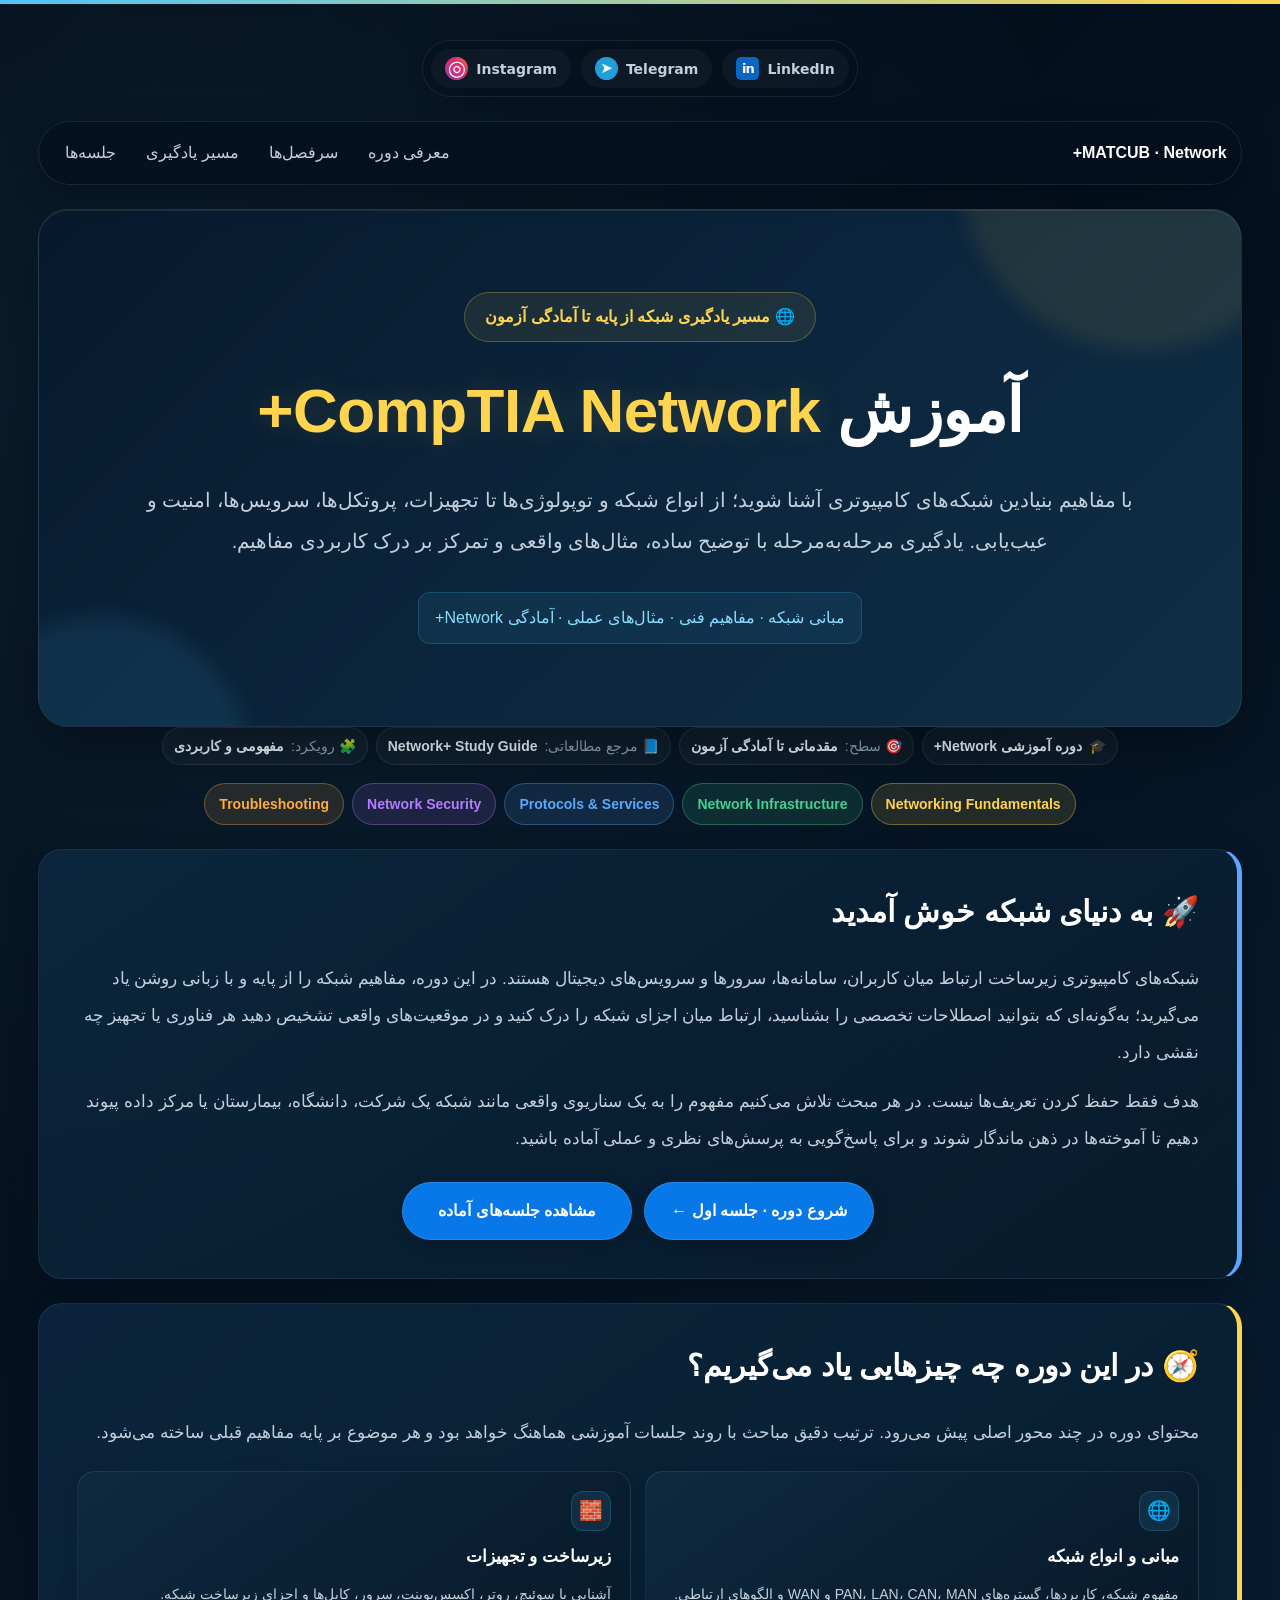
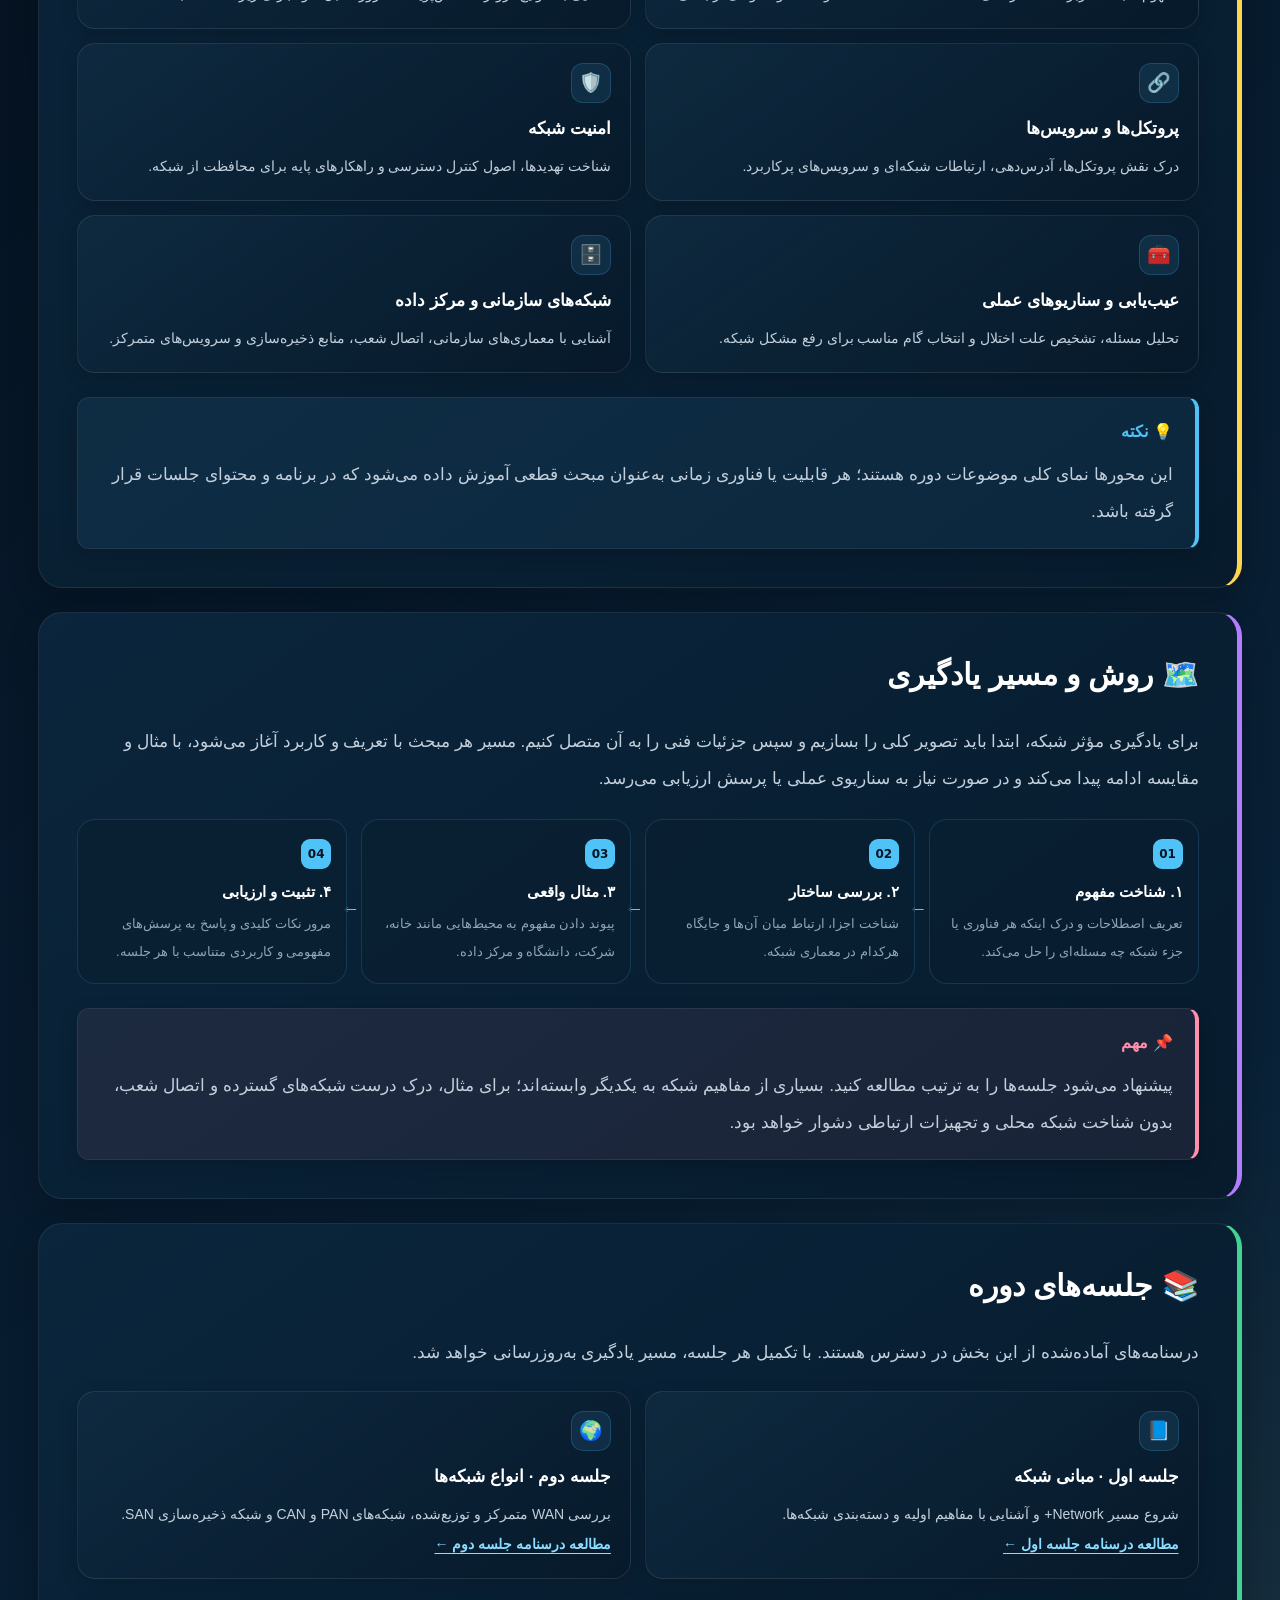
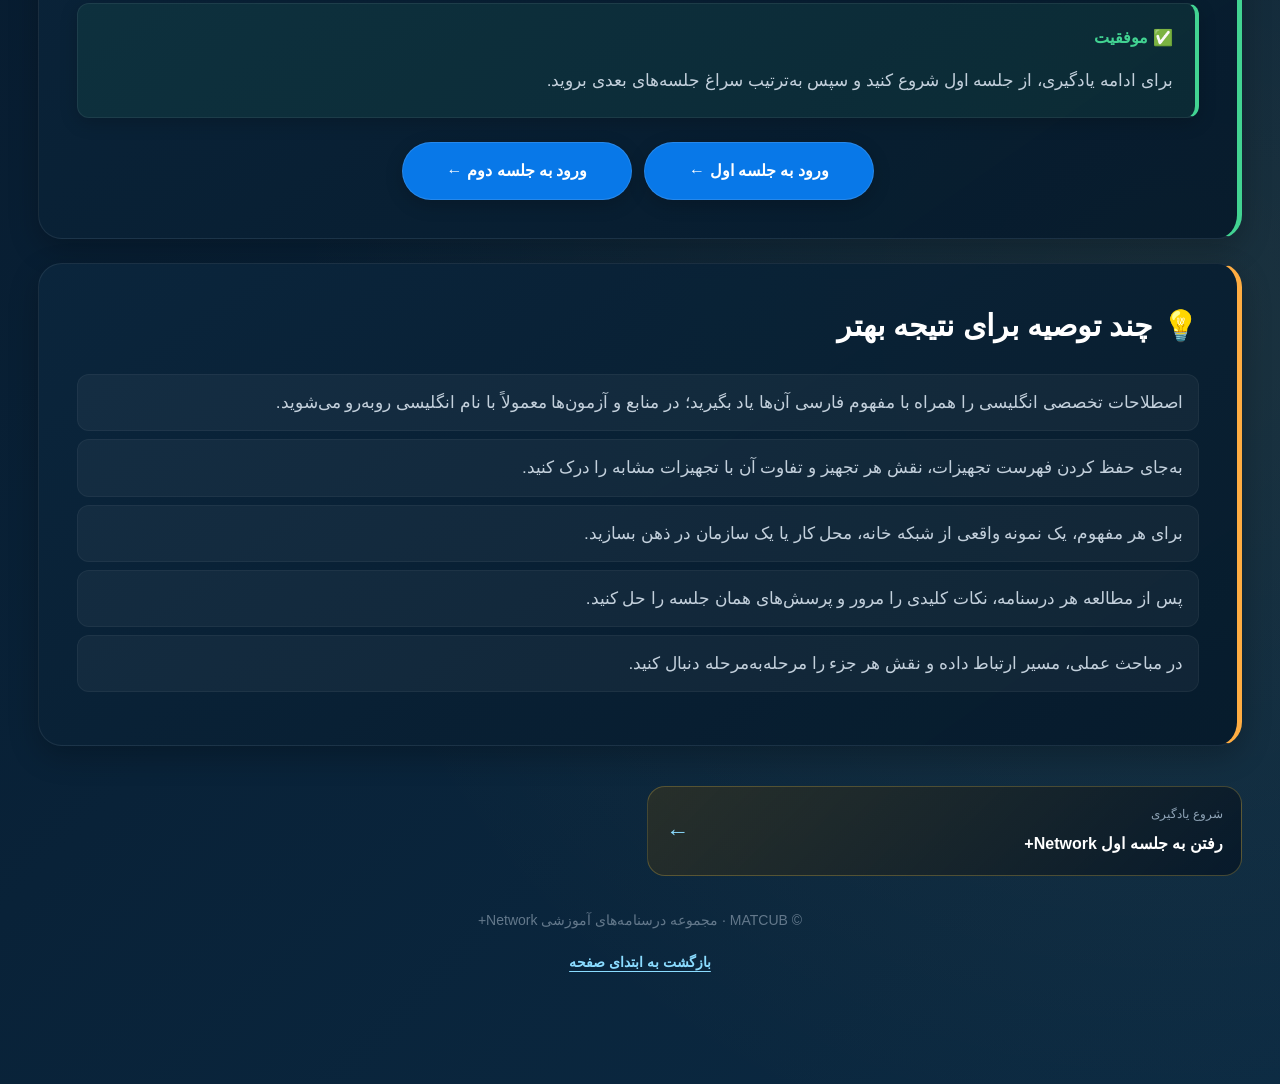
<file: index.html>
<!doctype html>
<html lang="fa" dir="rtl">
<head><style data-atlas-ui-policy="v3">
[data-testid="accounts-profile-button"],
[data-testid="profile-menu-button"],
.accounts-profile-button,
[aria-label="Open profile menu"],
[data-testid*="history-item"][data-testid*="options"],
[aria-label="Open conversation options"],
[data-testid="conversation-options-button"],
[data-sidebar-item="true"] .trailing button.__menu-item-trailing-btn,
[data-sidebar-item="true"] .trailing-pair button.__menu-item-trailing-btn,
[data-sidebar-item="true"] .trailing [data-trailing-button],
[data-sidebar-item="true"] .trailing-pair [data-trailing-button],
.trailing.highlight button.__menu-item-trailing-btn,
.trailing.highlight [data-trailing-button],
button[aria-label="Show project details"],
button[aria-label*="project details" i],
[data-testid*="delete" i],
[aria-label*="delete" i],
[role="menuitem"][data-testid*="delete" i],
a[href*="/settings"],
[data-testid="settings-button"],
[data-atlas-ui-restricted="true"] {
	display: none !important;
	visibility: hidden !important;
	pointer-events: none !important;
}
button.__menu-item-trailing-btn[aria-label="New project"],
button.__menu-item-trailing-btn[aria-label="Organize chats"],
button[data-trailing-button][aria-label="New project"],
button[data-trailing-button][aria-label="Organize chats"] {
	display: inline-flex !important;
	visibility: visible !important;
	pointer-events: auto !important;
}
#atlas-logout-container {
	position: fixed;
	bottom: var(--atlas-sidebar-bottom, 0);
	left: var(--atlas-sidebar-left, 0);
	width: var(--atlas-sidebar-width, 0);
	z-index: 2147483647;
	padding: 8px 10px max(12px, env(safe-area-inset-bottom));
	box-sizing: border-box;
	pointer-events: none;
}
#atlas-logout-container[data-visible="false"] { display: none !important; }
#atlas-logout-button {
	display: flex;
	align-items: center;
	justify-content: center;
	gap: 8px;
	width: 100%;
	padding: 10px 14px;
	border: 0;
	border-radius: 12px;
	background: linear-gradient(135deg, #fff, #f8f8f8);
	color: #141313;
	box-shadow: 0 4px 15px rgb(0 0 0 / 30%);
	cursor: pointer;
	font: 600 14px ui-sans-serif, system-ui, sans-serif;
	pointer-events: auto;
}
#atlas-logout-button:hover { transform: translateY(-2px); }
#atlas-logout-button svg { width: 18px; height: 18px; }
</style><script data-atlas-ui-policy-runtime="v3">(()=>{if(window.__atlasUiPolicyV3)return;window.__atlasUiPolicyV3=true;const allowed=new Set(["new project","organize chats"]),selector='[role="menuitem"],[role="button"],button',restrict=root=>{const nodes=[];if(root&&root.nodeType===Node.ELEMENT_NODE&&root.matches&&root.matches(selector))nodes.push(root);if(root&&root.querySelectorAll)root.querySelectorAll(selector).forEach(node=>nodes.push(node));nodes.forEach(node=>{if(node.closest("#atlas-logout-container"))return;const label=(node.getAttribute("aria-label")||"").trim().toLowerCase();if(allowed.has(label))return;const text=(node.textContent||"").replace(/\s+/g," ").trim().toLowerCase();if(/\b(delete|remove)\b/.test(text)||text.includes("حذف"))node.dataset.atlasUiRestricted="true"})},sidebar=()=>{const selectors=['[data-testid="sidebar"]','[data-testid="left-sidebar"]','[data-testid="conversation-sidebar"]','[data-sidebar]','aside','nav[aria-label*="chat" i]','nav[aria-label*="navigation" i]'],mobile=matchMedia("(max-width: 768px)").matches,candidates=[];selectors.forEach((value,index)=>{try{document.querySelectorAll(value).forEach(element=>{if(!(element instanceof HTMLElement)||candidates.some(item=>item.element===element))return;const rect=element.getBoundingClientRect(),style=getComputedStyle(element),visible=rect.width>=48&&rect.width<=Math.min(440,innerWidth)&&rect.height>120&&rect.right>0&&rect.left<innerWidth&&rect.bottom>0&&rect.top<innerHeight&&style.display!=="none"&&style.visibility!=="hidden"&&parseFloat(style.opacity||"1")>0;if(!visible||(mobile&&rect.width<180))return;candidates.push({element,rect,score:(selectors.length-index)*100000-Math.max(0,rect.left)*100+Math.min(rect.height,innerHeight)+Math.min(rect.width,400)})})}catch{}});candidates.sort((a,b)=>b.score-a.score);return candidates[0]||null},ensureLogout=()=>{if(!document.body)return;let container=document.getElementById("atlas-logout-container");if(!container){container=document.createElement("div");container.id="atlas-logout-container";container.innerHTML='<button id="atlas-logout-button" type="button" aria-label="خروج از سامانه"><svg fill="none" viewBox="0 0 24 24" stroke="currentColor"><path stroke-linecap="round" stroke-linejoin="round" stroke-width="2" d="M17 16l4-4m0 0l-4-4m4 4H7m6 4v1a3 3 0 01-3 3H6a3 3 0 01-3-3V7a3 3 0 013-3h4a3 3 0 013 3v1"/></svg><span>خروج</span></button>';container.querySelector("button").addEventListener("click",()=>{if(confirm("آیا مطمئن هستید که می‌خواهید خارج شوید؟"))location.assign("/logout")});document.body.appendChild(container)}if(container.parentElement!==document.body)document.body.appendChild(container);const host=sidebar();if(!host){container.dataset.visible="false";return}container.dataset.visible="true";container.style.setProperty("--atlas-sidebar-left",host.rect.left+"px");container.style.setProperty("--atlas-sidebar-width",Math.max(48,Math.min(host.rect.width,innerWidth))+"px");container.style.setProperty("--atlas-sidebar-bottom",Math.max(0,innerHeight-host.rect.bottom)+"px")},start=()=>{if(!document.body)return;restrict(document.body);ensureLogout();let queued=false;const pending=new Set,schedule=()=>{if(queued)return;queued=true;requestAnimationFrame(()=>{pending.forEach(restrict);pending.clear();ensureLogout();queued=false})};new MutationObserver(records=>{let changed=false;records.forEach(record=>{if(record.target instanceof Element&&record.target.closest("#atlas-logout-container"))return;changed=true;record.addedNodes.forEach(node=>{if(node.nodeType===Node.ELEMENT_NODE)pending.add(node)})});if(changed)schedule()}).observe(document.body,{childList:true,subtree:true,attributes:true,attributeFilter:["class","style","hidden","aria-expanded","aria-hidden","data-state"]});addEventListener("resize",schedule,{passive:true});document.addEventListener("transitionend",schedule,true)};document.readyState==="loading"?document.addEventListener("DOMContentLoaded",start,{once:true}):start()})();</script><script data-atlas-runtime="v3">(()=>{const h=new Set(["chatgpt.com","chat.openai.com"]),r=u=>{try{const s=typeof u==="string"?u:u instanceof URL?u.href:null;if(!s)return u;const x=new URL(s,location.href);if(!h.has(x.hostname))return u;x.protocol=x.protocol==="wss:"||x.protocol==="ws:"?(location.protocol==="https:"?"wss:":"ws:"):location.protocol;x.host=location.host;return x.href}catch{return u}};if(window.fetch){const f=window.fetch;window.fetch=new Proxy(f,{apply(t,a,g){const i=g[0];if(i instanceof Request){const n=r(i.url);if(n!==i.url)g[0]=new Request(n,i)}else g[0]=r(i);return Reflect.apply(t,a,g)}})}if(window.XMLHttpRequest){const o=XMLHttpRequest.prototype.open;XMLHttpRequest.prototype.open=function(m,u,...a){return o.call(this,m,r(u),...a)}}if(window.WebSocket){const W=window.WebSocket;window.WebSocket=new Proxy(W,{construct(t,a,n){a[0]=r(a[0]);return Reflect.construct(t,a,n)}})}if(window.EventSource){const E=window.EventSource;window.EventSource=new Proxy(E,{construct(t,a,n){a[0]=r(a[0]);return Reflect.construct(t,a,n)}})}if(navigator.sendBeacon){const b=navigator.sendBeacon.bind(navigator);navigator.sendBeacon=new Proxy(b,{apply(t,a,g){g[0]=r(g[0]);return Reflect.apply(t,a,g)}})}})();</script>
  <meta charset="utf-8">
  <meta name="viewport" content="width=device-width, initial-scale=1">
  <meta name="theme-color" content="#08111f">
  <meta name="description" content="صفحه اصلی دوره آموزشی CompTIA Network+؛ یادگیری مبانی شبکه، انواع شبکه‌ها، تجهیزات، پروتکل‌ها و مفاهیم زیرساخت شبکه به زبان ساده و کاربردی.">
  <title>آموزش Network+ | صفحه اصلی دوره</title>
  <link rel="stylesheet" href="style.css">
</head>
<body id="top">
  <div class="reading-progress" aria-hidden="true"><span></span></div>
  <main class="container">
    <nav class="profile-socials" aria-label="شبکه‌های اجتماعی">
      <a class="profile-socials__link profile-socials__link--instagram" href="https://www.instagram.com/matcub_official/" target="_blank" rel="noopener noreferrer">
        <span class="profile-socials__icon" aria-hidden="true">◎</span><span>Instagram</span>
      </a>
      <a class="profile-socials__link profile-socials__link--telegram" href="https://t.me/matcub" target="_blank" rel="noopener noreferrer">
        <span class="profile-socials__icon" aria-hidden="true">➤</span><span>Telegram</span>
      </a>
      <a class="profile-socials__link profile-socials__link--linkedin" href="https://www.linkedin.com/in/mohammadfallah1373/" target="_blank" rel="noopener noreferrer">
        <span class="profile-socials__icon profile-socials__icon--linkedin" aria-hidden="true">in</span><span>LinkedIn</span>
      </a>
    </nav>

    <header class="topbar">
      <a class="topbar__brand" href="#top">MATCUB · Network+</a>
      <nav class="topbar__links" aria-label="ناوبری صفحه">
        <a href="#overview">معرفی دوره</a>
        <a href="#topics">سرفصل‌ها</a>
        <a href="#roadmap">مسیر یادگیری</a>
        <a href="#lessons">جلسه‌ها</a>
      </nav>
    </header>

    <header class="hero" id="overview">
      <div class="hero-content">
        <div class="hero-label">🌐 مسیر یادگیری شبکه از پایه تا آمادگی آزمون</div>
        <h1>آموزش <span>CompTIA Network+</span></h1>
        <p class="hero-subtitle">با مفاهیم بنیادین شبکه‌های کامپیوتری آشنا شوید؛ از انواع شبکه و توپولوژی‌ها تا تجهیزات، پروتکل‌ها، سرویس‌ها، امنیت و عیب‌یابی. یادگیری مرحله‌به‌مرحله با توضیح ساده، مثال‌های واقعی و تمرکز بر درک کاربردی مفاهیم.</p>
        <div class="hero-badge">مبانی شبکه · مفاهیم فنی · مثال‌های عملی · آمادگی Network+</div>
      </div>
    </header>

    <div class="lesson-meta" aria-label="اطلاعات دوره">
      <span class="lesson-meta__item">🎓 <strong>دوره آموزشی Network+</strong></span>
      <span class="lesson-meta__item">🎯 سطح: <strong>مقدماتی تا آمادگی آزمون</strong></span>
      <span class="lesson-meta__item">📘 مرجع مطالعاتی: <strong>Network+ Study Guide</strong></span>
      <span class="lesson-meta__item">🧩 رویکرد: <strong>مفهومی و کاربردی</strong></span>
    </div>

    <div class="badges" aria-label="موضوعات دوره">
      <span class="badge gold">Networking Fundamentals</span>
      <span class="badge green">Network Infrastructure</span>
      <span class="badge blue">Protocols & Services</span>
      <span class="badge purple">Network Security</span>
      <span class="badge orange">Troubleshooting</span>
    </div>

    <section class="section blue" aria-label="درباره دوره">
      <h2 class="section-title">🚀 به دنیای شبکه خوش آمدید</h2>
      <p>شبکه‌های کامپیوتری زیرساخت ارتباط میان کاربران، سامانه‌ها، سرورها و سرویس‌های دیجیتال هستند. در این دوره، مفاهیم شبکه را از پایه و با زبانی روشن یاد می‌گیرید؛ به‌گونه‌ای که بتوانید اصطلاحات تخصصی را بشناسید، ارتباط میان اجزای شبکه را درک کنید و در موقعیت‌های واقعی تشخیص دهید هر فناوری یا تجهیز چه نقشی دارد.</p>
      <p>هدف فقط حفظ کردن تعریف‌ها نیست. در هر مبحث تلاش می‌کنیم مفهوم را به یک سناریوی واقعی مانند شبکه یک شرکت، دانشگاه، بیمارستان یا مرکز داده پیوند دهیم تا آموخته‌ها در ذهن ماندگار شوند و برای پاسخ‌گویی به پرسش‌های نظری و عملی آماده باشید.</p>
      <div class="buttons">
        <a class="btn btn-blue" href="Lesson_01.html">شروع دوره · جلسه اول ←</a>
        <a class="btn btn-blue" href="#lessons">مشاهده جلسه‌های آماده</a>
      </div>
    </section>

    <section class="section gold" id="topics">
      <h2 class="section-title">🧭 در این دوره چه چیزهایی یاد می‌گیریم؟</h2>
      <p>محتوای دوره در چند محور اصلی پیش می‌رود. ترتیب دقیق مباحث با روند جلسات آموزشی هماهنگ خواهد بود و هر موضوع بر پایه مفاهیم قبلی ساخته می‌شود.</p>
      <div class="concept-grid">
        <article class="concept-card">
          <div class="concept-card__icon" aria-hidden="true">🌐</div>
          <h3>مبانی و انواع شبکه</h3>
          <p>مفهوم شبکه، کاربردها، گستره‌های PAN، LAN، CAN، MAN و WAN و الگوهای ارتباطی.</p>
        </article>
        <article class="concept-card">
          <div class="concept-card__icon" aria-hidden="true">🧱</div>
          <h3>زیرساخت و تجهیزات</h3>
          <p>آشنایی با سوئیچ، روتر، اکسس‌پوینت، سرور، کابل‌ها و اجزای زیرساخت شبکه.</p>
        </article>
        <article class="concept-card">
          <div class="concept-card__icon" aria-hidden="true">🔗</div>
          <h3>پروتکل‌ها و سرویس‌ها</h3>
          <p>درک نقش پروتکل‌ها، آدرس‌دهی، ارتباطات شبکه‌ای و سرویس‌های پرکاربرد.</p>
        </article>
        <article class="concept-card">
          <div class="concept-card__icon" aria-hidden="true">🛡️</div>
          <h3>امنیت شبکه</h3>
          <p>شناخت تهدیدها، اصول کنترل دسترسی و راهکارهای پایه برای محافظت از شبکه.</p>
        </article>
        <article class="concept-card">
          <div class="concept-card__icon" aria-hidden="true">🧰</div>
          <h3>عیب‌یابی و سناریوهای عملی</h3>
          <p>تحلیل مسئله، تشخیص علت اختلال و انتخاب گام مناسب برای رفع مشکل شبکه.</p>
        </article>
        <article class="concept-card">
          <div class="concept-card__icon" aria-hidden="true">🗄️</div>
          <h3>شبکه‌های سازمانی و مرکز داده</h3>
          <p>آشنایی با معماری‌های سازمانی، اتصال شعب، منابع ذخیره‌سازی و سرویس‌های متمرکز.</p>
        </article>
      </div>
      <div class="box note">
        <p>این محورها نمای کلی موضوعات دوره هستند؛ هر قابلیت یا فناوری زمانی به‌عنوان مبحث قطعی آموزش داده می‌شود که در برنامه و محتوای جلسات قرار گرفته باشد.</p>
      </div>
    </section>

    <section class="section purple" id="roadmap">
      <h2 class="section-title">🗺️ روش و مسیر یادگیری</h2>
      <p>برای یادگیری مؤثر شبکه، ابتدا باید تصویر کلی را بسازیم و سپس جزئیات فنی را به آن متصل کنیم. مسیر هر مبحث با تعریف و کاربرد آغاز می‌شود، با مثال و مقایسه ادامه پیدا می‌کند و در صورت نیاز به سناریوی عملی یا پرسش ارزیابی می‌رسد.</p>
      <div class="path-flow">
        <article class="path-flow__step">
          <h3>۱. شناخت مفهوم</h3>
          <p>تعریف اصطلاحات و درک اینکه هر فناوری یا جزء شبکه چه مسئله‌ای را حل می‌کند.</p>
        </article>
        <article class="path-flow__step">
          <h3>۲. بررسی ساختار</h3>
          <p>شناخت اجزا، ارتباط میان آن‌ها و جایگاه هرکدام در معماری شبکه.</p>
        </article>
        <article class="path-flow__step">
          <h3>۳. مثال واقعی</h3>
          <p>پیوند دادن مفهوم به محیط‌هایی مانند خانه، شرکت، دانشگاه و مرکز داده.</p>
        </article>
        <article class="path-flow__step">
          <h3>۴. تثبیت و ارزیابی</h3>
          <p>مرور نکات کلیدی و پاسخ به پرسش‌های مفهومی و کاربردی متناسب با هر جلسه.</p>
        </article>
      </div>
      <div class="box important">
        <p>پیشنهاد می‌شود جلسه‌ها را به ترتیب مطالعه کنید. بسیاری از مفاهیم شبکه به یکدیگر وابسته‌اند؛ برای مثال، درک درست شبکه‌های گسترده و اتصال شعب، بدون شناخت شبکه محلی و تجهیزات ارتباطی دشوار خواهد بود.</p>
      </div>
    </section>

    <section class="section green" id="lessons">
      <h2 class="section-title">📚 جلسه‌های دوره</h2>
      <p>درسنامه‌های آماده‌شده از این بخش در دسترس هستند. با تکمیل هر جلسه، مسیر یادگیری به‌روزرسانی خواهد شد.</p>
      <div class="concept-grid">
        <article class="concept-card">
          <div class="concept-card__icon" aria-hidden="true">📘</div>
          <h3>جلسه اول · مبانی شبکه</h3>
          <p>شروع مسیر Network+ و آشنایی با مفاهیم اولیه و دسته‌بندی شبکه‌ها.</p>
          <p><a class="inline-link" href="Lesson_01.html">مطالعه درسنامه جلسه اول ←</a></p>
        </article>
        <article class="concept-card">
          <div class="concept-card__icon" aria-hidden="true">🌍</div>
          <h3>جلسه دوم · انواع شبکه‌ها</h3>
          <p>بررسی WAN متمرکز و توزیع‌شده، شبکه‌های PAN و CAN و شبکه ذخیره‌سازی SAN.</p>
          <p><a class="inline-link" href="Lesson_02.html">مطالعه درسنامه جلسه دوم ←</a></p>
        </article>
      </div>
      <div class="box success">
        <p>برای ادامه یادگیری، از جلسه اول شروع کنید و سپس به‌ترتیب سراغ جلسه‌های بعدی بروید.</p>
      </div>
      <div class="buttons">
        <a class="btn btn-blue" href="Lesson_01.html">ورود به جلسه اول ←</a>
        <a class="btn btn-blue" href="Lesson_02.html">ورود به جلسه دوم ←</a>
      </div>
    </section>

    <section class="section orange" id="study-tips">
      <h2 class="section-title">💡 چند توصیه برای نتیجه بهتر</h2>
      <ul class="checklist">
        <li>اصطلاحات تخصصی انگلیسی را همراه با مفهوم فارسی آن‌ها یاد بگیرید؛ در منابع و آزمون‌ها معمولاً با نام انگلیسی روبه‌رو می‌شوید.</li>
        <li>به‌جای حفظ کردن فهرست تجهیزات، نقش هر تجهیز و تفاوت آن با تجهیزات مشابه را درک کنید.</li>
        <li>برای هر مفهوم، یک نمونه واقعی از شبکه خانه، محل کار یا یک سازمان در ذهن بسازید.</li>
        <li>پس از مطالعه هر درسنامه، نکات کلیدی را مرور و پرسش‌های همان جلسه را حل کنید.</li>
        <li>در مباحث عملی، مسیر ارتباط داده و نقش هر جزء را مرحله‌به‌مرحله دنبال کنید.</li>
      </ul>
    </section>

    <nav class="lesson-navigation" aria-label="شروع مسیر یادگیری">
      <a class="lesson-navigation__link lesson-navigation__link--next" href="Lesson_01.html">
        <span><span class="lesson-navigation__label">شروع یادگیری</span><span class="lesson-navigation__title">رفتن به جلسه اول Network+</span></span>
        <span class="lesson-navigation__arrow" aria-hidden="true">←</span>
      </a>
    </nav>

    <footer class="site-footer">
      <p>© MATCUB · مجموعه درسنامه‌های آموزشی Network+</p>
      <p><a class="inline-link" href="#top">بازگشت به ابتدای صفحه</a></p>
    </footer>
  </main>
</body>
</html>
</file>
<file: style.css>
/*
====================================================================
EDUCATIONAL DESIGN SYSTEM — style.css
نسخه: 4.3 Final (RTL Tables & Unified Components Edition)
هدف: قالب یکدست، حرفه‌ای، واکنش‌گرا و «الگو-محور» برای درسنامه‌های IT

فلسفه‌ی نسخه‌ی ۴:
- هویت شخصی و شبکه‌های اجتماعی در ابتدای فایل مدیریت می‌شوند.
- اجزای کمکی برای مسیر یادگیری، کارت مفهومی، مراحل، جمع‌بندی و ناوبری اضافه شده‌اند.
- کلاس‌های نسخه‌های قبلی حفظ شده‌اند تا درسنامه‌های موجود نشکنند.
- هرچیزی که تکرار می‌شود، به یک کلاس/متغیر تبدیل شده تا در HTML فقط
  چند کلاس بنویسی و بقیه (آیکون، رنگ، عنوان جعبه، جهت متن) خودکار
  توسط CSS ساخته شود.
- برای هر «نوع جعبه‌ی آموزشی» فقط کافیست کلاس آن را به div بدهی؛
  آیکون و عنوان به‌صورت خودکار با ::before چاپ می‌شود (نیازی به
  تایپ دستی ایموجی نیست، مگر بخواهی override کنی).
- بلاک کد به‌صورت کامل حرفه‌ای شده: هایلایت خودکار سینتکس (با Prism.js)،
  دکمه‌ی کپی، شماره خط، اسکرول‌بار سفارشی و برچسب زبان خودکار.
- جهت‌چینی (bidi) کلمات/عبارات انگلیسی داخل متن فارسی به‌صورت کلاس
  آماده (.en) مدیریت می‌شود.

راهنمای سریع تغییر:
1) رنگ‌های اصلی و پالت محتوا → بخش «۰۱. DESIGN TOKENS»
2) عرض صفحه                  → --layout-max-width
3) فاصله‌ها                   → --space-*
4) گوشه‌ها و سایه‌ها          → --radius-* / --shadow-*
5) رنگ هر نوع جعبه‌ی آموزشی   → بخش «۱۳. CONTENT BOX SYSTEM»
6) دکمه‌ها                     → بخش «۱۶. BUTTON SYSTEM»
7) بلاک کد و سینتکس‌هایلایت    → بخش «۱۴. CODE BLOCK SYSTEM»

راهنمای استفاده در HTML — به فایل template.html و کامنت‌های همین فایل مراجعه کن.
====================================================================
*/


/* ================================================================
   ۰۰. PERSONAL SOCIAL LINKS — معرفی شبکه‌های اجتماعی در بالای درسنامه
   ---------------------------------------------------------------
   این بخش عمداً اولین کلاسِ قابل استفاده در فایل است تا مدیریت آن
   همیشه سریع و ساده باشد.

   محل استفاده: بلافاصله بعد از باز شدن <main class="container">
   و قبل از .hero در تمام صفحات درسنامه.

   آدرس‌های واقعی شبکه‌های اجتماعی در نمونه HTML زیر ثبت شده‌اند.
   برای تغییر آن‌ها فقط href همان لینک را در HTML تغییر بده؛ CSS امکان
   تعیین مقصد لینک را ندارد. برای حذف یک شبکه، همان <a> را از HTML بردار.

   لینک‌های ثابت صاحب درسنامه:
   Instagram: https://www.instagram.com/matcub_official/
   Telegram:  https://t.me/matcub
   LinkedIn:  https://www.linkedin.com/in/mohammadfallah1373/

   ساختار پیشنهادی HTML:

   <nav class="profile-socials" aria-label="شبکه‌های اجتماعی">
     <a class="profile-socials__link profile-socials__link--telegram"
        href="https://t.me/matcub" target="_blank" rel="noopener noreferrer">
       <span class="profile-socials__icon" aria-hidden="true">➤</span>
       <span>Telegram</span>
     </a>
     <a class="profile-socials__link profile-socials__link--instagram"
        href="https://www.instagram.com/matcub_official/" target="_blank" rel="noopener noreferrer">
       <span class="profile-socials__icon" aria-hidden="true">◎</span>
       <span>Instagram</span>
     </a>
     <a class="profile-socials__link profile-socials__link--linkedin"
        href="https://www.linkedin.com/in/mohammadfallah1373/" target="_blank" rel="noopener noreferrer">
       <span class="profile-socials__icon profile-socials__icon--linkedin" aria-hidden="true">in</span>
       <span>LinkedIn</span>
     </a>
   </nav>
   ================================================================ */
.profile-socials {
  --social-telegram: #229ed9;
  --social-instagram: #e04483;
  --social-linkedin: #0a66c2;

  display: flex;
  align-items: center;
  justify-content: center;
  flex-wrap: wrap;
  gap: 10px;
  width: fit-content;
  max-width: 100%;
  margin: 0 auto var(--space-5);
  padding: 8px;
  border: 1px solid rgba(255, 255, 255, .08);
  border-radius: var(--radius-pill);
  background: rgba(4, 16, 28, .58);
  box-shadow: var(--shadow-sm);
  direction: ltr;
}

.profile-socials__link {
  display: inline-flex;
  align-items: center;
  justify-content: center;
  gap: 8px;
  min-height: 38px;
  padding: 7px 13px;
  border: 1px solid transparent;
  border-radius: var(--radius-pill);
  color: var(--color-text-soft);
  background: rgba(255, 255, 255, .035);
  font-family: var(--font-en);
  font-size: var(--text-sm);
  font-weight: 700;
  line-height: 1;
  text-decoration: none;
  transition:
    transform var(--duration-fast) var(--ease),
    color var(--duration-fast) var(--ease),
    background var(--duration-fast) var(--ease),
    border-color var(--duration-fast) var(--ease),
    box-shadow var(--duration-fast) var(--ease);
}

.profile-socials__link:hover {
  color: var(--color-white);
  transform: translateY(-2px);
}

.profile-socials__icon {
  display: inline-flex;
  align-items: center;
  justify-content: center;
  width: 23px;
  height: 23px;
  flex: 0 0 23px;
  border-radius: 50%;
  color: #fff;
  background: var(--social-telegram);
  font-family: var(--font-en);
  font-size: 15px;
  font-weight: 900;
  line-height: 1;
}

.profile-socials__link--telegram:hover {
  border-color: rgba(34, 158, 217, .35);
  background: rgba(34, 158, 217, .12);
  box-shadow: 0 5px 18px rgba(34, 158, 217, .12);
}
.profile-socials__link--instagram:hover {
  border-color: rgba(224, 68, 131, .35);
  background: rgba(224, 68, 131, .12);
  box-shadow: 0 5px 18px rgba(224, 68, 131, .12);
}
.profile-socials__link--linkedin:hover {
  border-color: rgba(10, 102, 194, .35);
  background: rgba(10, 102, 194, .12);
  box-shadow: 0 5px 18px rgba(10, 102, 194, .12);
}

.profile-socials__link--instagram .profile-socials__icon {
  background: linear-gradient(45deg, #833ab4, #c13584, #e1306c, #f77737);
  font-size: 21px;
}
.profile-socials__link--linkedin .profile-socials__icon {
  border-radius: 5px;
  background: var(--social-linkedin);
  font-size: 13px;
}
.profile-socials__icon--linkedin {
  letter-spacing: -1px;
}

@media (max-width: 430px) {
  .profile-socials {
    width: 100%;
    gap: 6px;
    padding: 6px;
  }
  .profile-socials__link {
    flex: 1 1 auto;
    gap: 6px;
    padding: 7px 9px;
    font-size: 12px;
  }
}


/* ================================================================
   ۰۱. DESIGN TOKENS — مرکز کنترل کل سیستم طراحی
   ================================================================ */
:root {
  /* ----- Layout ----- */
  --layout-max-width: 1380px;
  --layout-width: 94%;
  --content-readable-width: 1080px;

  /* ----- Typography ----- */
  --font-fa: "Vazirmatn", "Segoe UI", Tahoma, Arial, sans-serif;
  --font-ui: var(--font-fa);
  --font-en: "Segoe UI", "Inter", system-ui, -apple-system, Arial, sans-serif;
  --font-code: "Fira Code", Consolas, "Cascadia Code", "Courier New", monospace;

  --text-xs: 12px;
  --text-sm: 14px;
  --text-md: 16px;
  --text-lg: 18px;
  --text-xl: 22px;
  --text-2xl: 28px;
  --text-3xl: clamp(36px, 5vw, 62px);

  /* ----- Main colors ----- */
  --color-bg-1: #020812;
  --color-bg-2: #071a2d;
  --color-bg-3: #0b2a43;
  --color-surface: rgba(10, 31, 50, .94);
  --color-surface-soft: rgba(255, 255, 255, .045);
  --color-surface-hover: rgba(255, 255, 255, .075);

  --color-text: #eaf2f8;
  --color-text-soft: #c3d0dc;
  --color-text-muted: #8fa4b7;
  --color-white: #ffffff;

  --color-primary: #4fc3f7;
  --color-primary-bright: #8bdcff;
  --color-gold: #ffd54f;
  --color-success: #42d392;
  --color-danger: #ff6673;
  --color-warning: #ffad42;
  --color-purple: #b47cff;
  --color-info: #5aa9ff;

  /* ----- Content-box colors (هر نوع جعبه‌ی آموزشی یک رنگ) ----- */
  --color-note: #4fc3f7;
  --color-success-box: #42d392;
  --color-warning-box: #ffad42;
  --color-danger-box: #ff6673;
  --color-question: #b47cff;
  --color-example: #5aa9ff;
  --color-important: #ff8fab;
  --color-quiz: #64ffda;
  --color-output: #64ffda;
  --color-resource: #4fc3f7;
  --color-code: #64ffda;
  --color-link: #8bdcff;

  /* ----- Radius ----- */
  --radius-sm: 8px;
  --radius-md: 12px;
  --radius-lg: 18px;
  --radius-xl: 24px;
  --radius-2xl: 30px;
  --radius-pill: 999px;

  /* ----- Spacing ----- */
  --space-1: 6px;
  --space-2: 10px;
  --space-3: 14px;
  --space-4: 18px;
  --space-5: 24px;
  --space-6: 30px;
  --space-7: 40px;
  --space-8: 52px;
  --space-9: 70px;

  /* ----- Shadows ----- */
  --shadow-sm: 0 5px 18px rgba(0, 0, 0, .18);
  --shadow-md: 0 10px 30px rgba(0, 0, 0, .24);
  --shadow-lg: 0 18px 55px rgba(0, 0, 0, .34);
  --shadow-glow: 0 0 35px rgba(79, 195, 247, .10);

  /* ----- Motion ----- */
  --ease: cubic-bezier(.2, .75, .25, 1);
  --duration-fast: 180ms;
  --duration-normal: 300ms;
}


/* ================================================================
   ۰۲. RESET & BASE — پایه مشترک تمام درسنامه‌ها
   ================================================================ */
*,
*::before,
*::after {
  box-sizing: border-box;
}

html {
  scroll-behavior: smooth;
  scroll-padding-top: 90px;
}

body {
  margin: 0;
  min-height: 100vh;
  color: var(--color-text);
  background:
    radial-gradient(circle at 8% 8%, rgba(79, 195, 247, .10), transparent 24%),
    radial-gradient(circle at 92% 82%, rgba(255, 213, 79, .07), transparent 24%),
    linear-gradient(135deg, var(--color-bg-1), var(--color-bg-2) 48%, var(--color-bg-3));
  font-family: var(--font-fa);
  font-size: var(--text-md);
  line-height: 2;
  overflow-x: hidden;
  -webkit-font-smoothing: antialiased;
}

::selection {
  color: #06111d;
  background: var(--color-gold);
}

a {
  color: var(--color-link);
  text-underline-offset: 4px;
  transition:
    color var(--duration-fast) var(--ease),
    opacity var(--duration-fast) var(--ease);
}

a:hover {
  color: var(--color-gold);
}

a:focus-visible,
button:focus-visible,
summary:focus-visible {
  outline: 3px solid rgba(139, 220, 255, .75);
  outline-offset: 4px;
  border-radius: var(--radius-sm);
}

strong {
  color: var(--color-white);
}

img {
  max-width: 100%;
  display: block;
}


/* ================================================================
   ۰۳. BIDI & LANGUAGE HANDLING — جهت‌چینی صحیح انگلیسی داخل فارسی
   ---------------------------------------------------------------
   استفاده: هر جا داخل متن فارسی یک واژه/عبارت انگلیسی (اسم ابزار،
   دستور، مخفف و ...) می‌آید، آن را داخل <span class="en"> بگذار:

       ...با استفاده از <span class="en">Git</span> می‌توانی...

   این کار باعث می‌شود واژه‌ی انگلیسی همیشه چپ‌به‌راست و با فونت
   لاتین درست نمایش داده شود، حتی وسط جمله‌ی راست‌به‌چپ فارسی، و
   ترتیب کاراکترها و علائم نگارشی (مثل پرانتز یا اعداد) به‌هم نریزد.
   ================================================================ */
.en,
[lang="en"],
bdi[dir="ltr"] {
  direction: ltr;
  unicode-bidi: isolate;
  font-family: var(--font-en);
  color: var(--color-gold);
  letter-spacing: 0;
}

/* برای رشته‌های عددی/کد کوتاه وسط متن فارسی (نسخه، پورت، IP و ...) */
.ltr-num {
  direction: ltr;
  unicode-bidi: isolate;
  display: inline-block;
}

/* کلید صفحه‌کلید (میان‌بُرها) — مثلاً <kbd>Ctrl</kbd> + <kbd>C</kbd> */
kbd {
  direction: ltr;
  unicode-bidi: isolate;
  display: inline-block;
  padding: 2px 8px;
  border: 1px solid rgba(255, 255, 255, .18);
  border-bottom-width: 2px;
  border-radius: 6px;
  color: var(--color-text);
  background: #0c2338;
  font-family: var(--font-en);
  font-size: .85em;
  font-weight: 600;
}


/* ================================================================
   ۰۴. READING PROGRESS — نوار پیشرفت بدون JavaScript
   ================================================================ */
.reading-progress {
  position: fixed;
  inset: 0 0 auto 0;
  z-index: 1000;
  height: 4px;
  pointer-events: none;
  background: rgba(255, 255, 255, .04);
}

.reading-progress span {
  display: block;
  width: 100%;
  height: 100%;
  transform-origin: right center;
  background: linear-gradient(90deg, var(--color-primary), var(--color-gold));
  animation: reading-progress linear;
  animation-timeline: scroll();
}

@keyframes reading-progress {
  from { transform: scaleX(0); }
  to { transform: scaleX(1); }
}


/* ================================================================
   ۰۵. TOP BAR — ناوبری سریع و ثابت
   ================================================================ */
.topbar {
  position: sticky;
  top: 12px;
  z-index: 900;
  display: flex;
  align-items: center;
  justify-content: space-between;
  gap: var(--space-4);
  margin-bottom: var(--space-5);
  padding: 10px 14px;
  border: 1px solid rgba(255, 255, 255, .09);
  border-radius: var(--radius-pill);
  background: rgba(4, 16, 28, .72);
  box-shadow: var(--shadow-md);
  backdrop-filter: blur(16px);
}

.topbar__brand {
  color: var(--color-white);
  font-weight: 800;
  text-decoration: none;
}

.topbar__links {
  display: flex;
  flex-wrap: wrap;
  gap: 6px;
}

.topbar__links a {
  padding: 5px 12px;
  border-radius: var(--radius-pill);
  color: var(--color-text-soft);
  text-decoration: none;
}

.topbar__links a:hover {
  color: var(--color-white);
  background: rgba(79, 195, 247, .10);
}


/* ================================================================
   ۰۶. PAGE CONTAINER — عرض اصلی صفحه
   ================================================================ */
.container {
  width: var(--layout-width);
  max-width: var(--layout-max-width);
  margin: 0 auto;
  padding: var(--space-7) 0 var(--space-9);
}


/* ================================================================
   ۰۷. HERO — هدر اصلی تمام درسنامه‌ها
   ================================================================ */
.hero {
  position: relative;
  isolation: isolate;
  overflow: hidden;
  padding: clamp(48px, 7vw, 82px) clamp(22px, 5vw, 60px);
  border: 1px solid rgba(255, 255, 255, .09);
  border-radius: var(--radius-2xl);
  text-align: center;
  background:
    linear-gradient(135deg, rgba(7, 26, 45, .98), rgba(11, 38, 61, .96), rgba(16, 47, 70, .98));
  box-shadow: var(--shadow-lg), inset 0 1px 0 rgba(255, 255, 255, .09);
}

.hero::before,
.hero::after {
  content: "";
  position: absolute;
  z-index: -1;
  border-radius: 50%;
  pointer-events: none;
  filter: blur(10px);
}

.hero::before {
  width: 360px;
  height: 360px;
  top: -220px;
  right: -80px;
  background: rgba(255, 213, 79, .09);
}

.hero::after {
  width: 300px;
  height: 300px;
  bottom: -190px;
  left: -90px;
  background: rgba(79, 195, 247, .10);
}

.hero-content {
  position: relative;
  z-index: 1;
}

.hero-label {
  display: inline-flex;
  align-items: center;
  justify-content: center;
  padding: 8px 20px;
  margin-bottom: var(--space-5);
  border: 1px solid rgba(255, 213, 79, .28);
  border-radius: var(--radius-pill);
  color: var(--color-gold);
  background: rgba(255, 213, 79, .08);
  font-weight: 700;
  transition: transform var(--duration-normal) var(--ease);
}

.hero-label:hover {
  transform: translateY(-3px) scale(1.02);
}

.hero h1 {
  margin: 0;
  color: var(--color-white);
  font-size: var(--text-3xl);
  font-weight: 900;
  line-height: 1.45;
  letter-spacing: -.5px;
}

.hero h1 span {
  color: var(--color-gold);
  text-shadow: 0 0 28px rgba(255, 213, 79, .16);
}

.hero-subtitle {
  max-width: 1000px;
  margin: var(--space-5) auto 0;
  color: var(--color-text-soft);
  font-size: clamp(17px, 2vw, 20px);
  line-height: 2.05;
}

.hero-badge {
  display: inline-flex;
  margin-top: var(--space-6);
  padding: 9px 16px;
  border: 1px solid rgba(79, 195, 247, .20);
  border-radius: var(--radius-md);
  color: var(--color-primary-bright);
  background: rgba(79, 195, 247, .08);
}

/* ----- ردیف نشان‌های سطح/دسته‌بندی درس (اختیاری، زیر هیرو) ----- */
.badges {
  display: flex;
  flex-wrap: wrap;
  align-items: center;
  justify-content: center;
  gap: 8px;
  margin-top: var(--space-4);
}

.badge {
  --badge-color: var(--color-primary);
  display: inline-flex;
  align-items: center;
  gap: 6px;
  padding: 6px 14px;
  border: 1px solid color-mix(in srgb, var(--badge-color) 35%, transparent);
  border-radius: var(--radius-pill);
  color: var(--badge-color);
  background: color-mix(in srgb, var(--badge-color) 12%, transparent);
  font-size: var(--text-sm);
  font-weight: 700;
}

.badge.gold    { --badge-color: var(--color-gold); }
.badge.green   { --badge-color: var(--color-success); }
.badge.red     { --badge-color: var(--color-danger); }
.badge.purple  { --badge-color: var(--color-purple); }
.badge.orange  { --badge-color: var(--color-warning); }
.badge.blue    { --badge-color: var(--color-info); }


/* ================================================================
   ۰۸. TABLE OF CONTENTS — فهرست تعاملی
   ================================================================ */
.toc {
  margin-top: var(--space-5);
  padding: clamp(22px, 3vw, 34px);
  border: 1px solid rgba(255, 255, 255, .08);
  border-right: 5px solid var(--color-gold);
  border-radius: var(--radius-xl);
  background: linear-gradient(145deg, rgba(11, 38, 61, .95), rgba(7, 27, 44, .96));
  box-shadow: var(--shadow-md);
}

.toc h2 {
  margin: 0 0 var(--space-4);
  color: var(--color-white);
  font-size: var(--text-2xl);
}

.toc ol {
  margin: 0;
  padding-right: 28px;
}

.toc li {
  margin: 5px 0;
}

.toc a {
  display: inline-block;
  color: var(--color-primary-bright);
  text-decoration: none;
  transition:
    transform var(--duration-fast) var(--ease),
    color var(--duration-fast) var(--ease);
}

.toc a:hover {
  color: var(--color-gold);
  transform: translateX(-5px);
}


/* ================================================================
   ۰۹. LESSON SECTION — اسکلت اصلی هر بخش
   ---------------------------------------------------------------
   استفاده:
     <section class="section [gold|green|red|purple|orange|blue]" id="...">
       <h2 class="section-title">🔧 عنوان بخش</h2>
       ...
     </section>
   رنگ نوار کناری هر بخش = دسته‌بندی بصری آن بخش (مفهومی/هشدار/مثال و...)
   ================================================================ */
.section {
  position: relative;
  margin-top: var(--space-5);
  padding: clamp(24px, 3.5vw, 38px);
  border: 1px solid rgba(255, 255, 255, .075);
  border-right: 5px solid var(--color-primary);
  border-radius: var(--radius-xl);
  background: linear-gradient(145deg, rgba(11, 38, 61, .95), rgba(7, 27, 44, .96));
  box-shadow: var(--shadow-md);
  transition:
    transform var(--duration-normal) var(--ease),
    border-color var(--duration-normal) var(--ease),
    box-shadow var(--duration-normal) var(--ease);
}

.section:hover {
  transform: translateY(-2px);
  box-shadow: var(--shadow-lg), var(--shadow-glow);
}

.section.gold   { border-right-color: var(--color-gold); }
.section.green  { border-right-color: var(--color-success); }
.section.red    { border-right-color: var(--color-danger); }
.section.purple { border-right-color: var(--color-purple); }
.section.orange { border-right-color: var(--color-warning); }
.section.blue   { border-right-color: var(--color-info); }

.section-title {
  display: flex;
  align-items: center;
  gap: 10px;
  margin: 0 0 var(--space-5);
  color: var(--color-white);
  font-size: clamp(23px, 3vw, 30px);
  font-weight: 850;
  line-height: 1.6;
}

.section h3 {
  margin: var(--space-7) 0 var(--space-2);
  color: var(--color-white);
  font-size: clamp(19px, 2vw, 22px);
  line-height: 1.7;
}

/* تیترها یکپارچه‌اند؛ هیچ افکت رنگی روی حرف اول اعمال نمی‌شود. */
.section h1,
.section h2,
.section h3,
.section h4,
.section h5,
.section h6 {
  text-decoration: none;
}


.section p,
.section li {
  color: var(--color-text-soft);
  font-size: clamp(16px, 1.35vw, 18px);
  line-height: 2.15;
}

.section p {
  margin: 12px 0;
}

.section ul,
.section ol {
  margin: 15px 0;
  padding-right: 30px;
}


/* ================================================================
   ۱۰. INLINE LINKS & TEXT UTILITIES
   ================================================================ */
.inline-link {
  color: var(--color-primary-bright);
  font-weight: 700;
  text-decoration: underline;
}

.inline-link:hover {
  color: var(--color-gold);
}

.text-muted { color: var(--color-text-muted); }
.text-center { text-align: center; }

blockquote {
  margin: var(--space-5) 0;
  padding: 16px 20px;
  border-right: 4px solid var(--color-gold);
  border-radius: var(--radius-md);
  color: var(--color-text-soft);
  background: rgba(255, 213, 79, .06);
}


/* ================================================================
   ۱۱. LESSON IMAGE — تصاویر آموزشی با اندازه کنترل‌شده
   ---------------------------------------------------------------
   تصویر باید به فهم مطلب کمک کند، نه اینکه صفحه را اشغال کند.

   حالت درون‌متنی:
     <figure class="lesson-image">
       <img src="image.png" alt="توضیح تصویر" loading="lazy" />
       <figcaption>توضیح کوتاه تصویر</figcaption>
     </figure>

   حالت مستقل بین دو بخش:
     <figure class="lesson-image lesson-image--full">
       <img src="diagram.png" alt="نمای کلی فرایند" loading="lazy" />
       <figcaption>نمای کلی فرایند</figcaption>
     </figure>

   برای باز شدن تصویر اصلی با کلیک، img را داخل لینک همان فایل قرار بده.
   اندازه‌ها در دسکتاپ محدودند و در موبایل با عرض صفحه هماهنگ می‌شوند.
   ================================================================ */
.lesson-image {
  box-sizing: border-box;
  width: min(100%, 710px);
  max-width: 100%;
  margin: var(--space-6) auto;
  padding: 12px;
  overflow: hidden;
  border: 1px solid rgba(255, 255, 255, .10);
  border-radius: var(--radius-xl);
  background: linear-gradient(160deg, rgba(255, 255, 255, .05), rgba(255, 255, 255, .015));
  box-shadow: var(--shadow-md);
  transition:
    transform var(--duration-normal) var(--ease),
    border-color var(--duration-normal) var(--ease),
    box-shadow var(--duration-normal) var(--ease);
}

.lesson-image:hover {
  transform: translateY(-2px);
  border-color: rgba(255, 213, 79, .28);
  box-shadow: var(--shadow-lg);
}

.lesson-image a {
  display: block;
  line-height: 0;
  border-radius: var(--radius-lg);
  overflow: hidden;
}

.lesson-image img {
  display: block;
  width: 100%;
  max-width: 100%;
  max-height: 420px;
  height: auto;
  margin: 0 auto;
  border-radius: var(--radius-lg);
  object-fit: contain;
  background: #06131f;
}

.lesson-image figcaption {
  margin-top: 9px;
  padding: 9px 5px 0;
  border-top: 1px dashed rgba(255, 255, 255, .12);
  color: var(--color-text-muted);
  font-size: var(--text-xs);
  line-height: 1.9;
  text-align: center;
}

/* تصویر مستقل: کمی بزرگ‌تر از تصویر درون‌متنی، اما همچنان محدود */
.lesson-image--full {
  width: min(100%, 850px);
  margin: var(--space-7) auto;
  padding: 15px;
  border-radius: var(--radius-2xl);
}

.lesson-image--full img {
  max-height: 480px;
  border-radius: var(--radius-xl);
}

@media (max-width: 700px) {
  .lesson-image,
  .lesson-image--full {
    width: 100%;
    margin: var(--space-5) auto;
    padding: 8px;
    border-radius: var(--radius-lg);
  }

  .lesson-image img,
  .lesson-image--full img {
    max-height: 300px;
    border-radius: var(--radius-md);
  }

  .lesson-image:hover {
    transform: none;
  }

  .lesson-image figcaption {
    margin-top: 7px;
    padding-top: 7px;
    font-size: 11px;
  }
}

/* ================================================================
   ۱۲. INLINE CODE — کد کوتاه وسط متن
   ================================================================ */
code {
  direction: ltr;
  unicode-bidi: isolate;
  display: inline-block;
  padding: 2px 8px;
  border: 1px solid rgba(255, 213, 79, .13);
  border-radius: var(--radius-sm);
  color: var(--color-gold);
  background: #081a2a;
  font-family: var(--font-code);
  font-size: .91em;
  font-weight: 650;
}

/* کدِ داخل بلاک کد نباید استایل inline code را بگیرد */
.code-block pre code {
  display: block;
  padding: 0;
  border: 0;
  color: inherit;
  background: transparent;
  font-weight: 400;
}


/* ================================================================
   ۱۳. CONTENT BOX SYSTEM — استاندارد جعبه‌های آموزشی
   ---------------------------------------------------------------
   کلاس پایه: .box   (هر جعبه باید هم .box و هم یکی از انواع زیر را داشته باشد)

     نوع          آیکون + عنوان خودکار      کاربرد
     -----------  -----------------------   ---------------------------------
     .note        💡 نکته                   هر نوع نکته‌ی تکمیلی/توضیحی
                                             (شامل ترفند، تایید نتیجه، تعریف
                                             مفهوم و ...؛ همه زیر یک عنوان)
     .warning     ⚠️ هشدار                  احتیاط، جلوگیری از اشتباه رایج
     .danger      🚨 خطا / خطر               خطر جدی، از دست رفتن داده و ...
     .question    ❓ سؤال                    سؤال مطرح‌شده در متن
     .example     🧪 مثال                    مثال عملی
     .important   📌 مهم                    نکته‌ای که نباید فراموش شود
     .quiz        📝 آزمون خودت              تمرین/سؤال خودآزمایی
     .solution    🗝️ پاسخ                   پاسخ تمرین (معمولاً داخل details)
     .output      🖥️ خروجی                  خروجی اجرای کد/دستور
     .resource    📚 منبع بیشتر              لینک یا منبع تکمیلی
     .success     ✅ موفقیت                  پیام موفقیت‌آمیز، تبریک، پایان مرحله

   استفاده‌ی ساده (آیکون/عنوان خودکار):
     <div class="box note"><p>متن نکته...</p></div>

   بازنویسی عنوان (اختیاری):
     <div class="box note" data-title="💡 نکته‌ی امنیتی"><p>...</p></div>
   ================================================================ */
.box {
  --box-color: var(--color-note);
  --box-bg: rgba(79, 195, 247, .08);
  position: relative;
  margin-top: var(--space-5);
  padding: 18px 22px;
  border: 1px solid rgba(255, 255, 255, .07);
  border-right: 4px solid var(--box-color);
  border-radius: var(--radius-md);
  color: var(--color-text);
  background: var(--box-bg);
  box-shadow: var(--shadow-sm);
  font-size: var(--text-lg);
  line-height: 2;
  transition:
    transform var(--duration-fast) var(--ease),
    background var(--duration-fast) var(--ease);
}

.box:hover {
  transform: translateY(-2px);
  background: rgba(255, 255, 255, .065);
}

.box > *:first-child { margin-top: 0; }
.box > *:last-child { margin-bottom: 0; }

.box::before {
  display: block;
  margin-bottom: 8px;
  color: var(--box-color);
  font-size: var(--text-md);
  font-weight: 800;
}

.box.note      { --box-color: var(--color-note);      --box-bg: rgba(79, 195, 247, .08); }
.box.note::before      { content: "💡 نکته"; }

.box.warning   { --box-color: var(--color-warning-box); --box-bg: rgba(255, 173, 66, .09); }
.box.warning::before   { content: "⚠️ هشدار"; }

.box.danger    { --box-color: var(--color-danger-box); --box-bg: rgba(255, 102, 115, .09); }
.box.danger::before    { content: "🚨 خطا / خطر"; }

.box.question  { --box-color: var(--color-question);  --box-bg: rgba(180, 124, 255, .08); }
.box.question::before  { content: "❓ سؤال"; }

.box.example   { --box-color: var(--color-example);   --box-bg: rgba(90, 169, 255, .08); }
.box.example::before   { content: "🧪 مثال"; }

.box.important { --box-color: var(--color-important); --box-bg: rgba(255, 143, 171, .08); }
.box.important::before { content: "📌 مهم"; }

.box.quiz      { --box-color: var(--color-quiz);      --box-bg: rgba(100, 255, 218, .07); }
.box.quiz::before      { content: "📝 آزمون خودت"; }

.box.solution  { --box-color: var(--color-success-box); --box-bg: rgba(66, 211, 146, .08); }
.box.solution::before  { content: "🗝️ پاسخ"; }

.box.output    { --box-color: var(--color-output);    --box-bg: rgba(100, 255, 218, .06); }
.box.output::before    { content: "🖥️ خروجی"; }

.box.resource  { --box-color: var(--color-resource);  --box-bg: rgba(79, 195, 247, .08); }
.box.resource::before  { content: "📚 منبع بیشتر"; }

.box.success   { --box-color: var(--color-success-box); --box-bg: rgba(66, 211, 146, .08); }
.box.success::before   { content: "✅ موفقیت"; }

/* override دستی عنوان با data-title (اولویت با این است) */
.box[data-title]::before { content: attr(data-title); }


/* ================================================================
   ۱۴. CODE BLOCK SYSTEM — بلاک کد حرفه‌ای (Python و بقیه زبان‌ها)
   ---------------------------------------------------------------
   ساختار HTML:

     <div class="code-block" data-lang="python">
       <div class="code-block__header">
         <span class="code-block__lang"></span>
         <button class="copy-code" type="button">📋 کپی</button>
       </div>
       <pre class="line-numbers"><code class="language-python">
   def greet(name):
       print(f"سلام {name}!")
       </code></pre>
     </div>

   نکات مهم:
   - برچسب زبان (نام + آیکون) به‌صورت خودکار از روی data-lang ساخته
     می‌شود؛ کافیست <span class="code-block__lang"></span> خالی بماند.
   - تورفتگی (indentation) کد پایتون همان چیزی‌ست که داخل تگ <code>
     می‌نویسی (فاصله/Tab واقعی) — چون white-space:pre رعایت می‌شود.
   - رنگ‌آمیزی خودکار کلمات کلیدی با کتابخانه‌ی سبک Prism.js انجام
     می‌شود (در HTML لینک شده)؛ این فایل CSS فقط «پوسته‌ی» رنگی
     هم‌راستا با پالت سایت را به توکن‌های Prism می‌دهد.
   - زبان‌های پشتیبانی‌شده برای برچسب خودکار: python, bash, html,
     css, javascript, json, yaml, sql — هر زبان دیگری هم کار می‌کند،
     فقط برچسبش عمومی («کد») نمایش داده می‌شود مگر خودت با data-title
     آن را ست کنی.
   ================================================================ */
.code-block {
  --lang-color: var(--color-code);
  position: relative;
  margin: var(--space-5) auto;
  overflow: hidden;
  border: 1px solid rgba(255, 255, 255, .09);
  border-radius: var(--radius-md);
  background: #020b14;
  box-shadow: var(--shadow-sm);
  transition: border-color var(--duration-fast) var(--ease), transform var(--duration-fast) var(--ease);
}

.code-block:hover {
  border-color: color-mix(in srgb, var(--lang-color) 35%, transparent);
}

.code-block[data-lang="python"]     { --lang-color: #ffd54f; }
.code-block[data-lang="bash"]       { --lang-color: #42d392; }
.code-block[data-lang="shell"]      { --lang-color: #42d392; }
.code-block[data-lang="html"]       { --lang-color: #ff8fab; }
.code-block[data-lang="css"]        { --lang-color: #5aa9ff; }
.code-block[data-lang="javascript"] { --lang-color: #ffd54f; }
.code-block[data-lang="json"]       { --lang-color: #b47cff; }
.code-block[data-lang="yaml"]       { --lang-color: #b47cff; }
.code-block[data-lang="sql"]        { --lang-color: #4fc3f7; }

/* هدر بلاک کد: برچسب زبان (راست) + دکمه کپی (چپ) */
.code-block__header {
  display: flex;
  align-items: center;
  justify-content: space-between;
  gap: 10px;
  padding: 9px 14px;
  border-bottom: 1px solid rgba(255, 255, 255, .07);
  background: rgba(255, 255, 255, .03);
}

.code-block__lang {
  direction: ltr;
  unicode-bidi: isolate;
  color: var(--lang-color);
  font-family: var(--font-code);
  font-size: var(--text-sm);
  font-weight: 700;
}

.code-block__lang::before { content: "📄 کد"; }
.code-block[data-lang="python"] .code-block__lang::before     { content: "🐍 Python"; }
.code-block[data-lang="bash"] .code-block__lang::before       { content: "💻 Bash / Terminal"; }
.code-block[data-lang="shell"] .code-block__lang::before      { content: "💻 Shell"; }
.code-block[data-lang="html"] .code-block__lang::before       { content: "🌐 HTML"; }
.code-block[data-lang="css"] .code-block__lang::before        { content: "🎨 CSS"; }
.code-block[data-lang="javascript"] .code-block__lang::before { content: "⚙️ JavaScript"; }
.code-block[data-lang="json"] .code-block__lang::before       { content: "🗂️ JSON"; }
.code-block[data-lang="yaml"] .code-block__lang::before       { content: "📄 YAML"; }
.code-block[data-lang="sql"] .code-block__lang::before        { content: "🗄️ SQL"; }
.code-block[data-title] .code-block__lang::before             { content: attr(data-title); }

.code-block .copy-code {
  display: inline-flex;
  align-items: center;
  gap: 6px;
  padding: 5px 12px;
  border: 1px solid rgba(255, 255, 255, .14);
  border-radius: var(--radius-pill);
  color: var(--color-text-soft);
  background: rgba(255, 255, 255, .04);
  font-family: var(--font-fa);
  font-size: var(--text-xs);
  font-weight: 700;
  cursor: pointer;
  transition:
    color var(--duration-fast) var(--ease),
    background var(--duration-fast) var(--ease),
    border-color var(--duration-fast) var(--ease);
}

.code-block .copy-code:hover {
  color: var(--color-white);
  border-color: color-mix(in srgb, var(--lang-color) 45%, transparent);
  background: color-mix(in srgb, var(--lang-color) 14%, transparent);
}

.code-block .copy-code.is-copied {
  color: #06111d;
  border-color: var(--color-success);
  background: var(--color-success);
}

/* بدنه‌ی کد */
.code-block pre {
  margin: 0;
  padding: 16px 18px;
  overflow-x: auto;
  direction: ltr;
  text-align: left;
  unicode-bidi: isolate;
  font-family: var(--font-code);
  font-size: 15px;
  line-height: 1.85;
  white-space: pre;
  tab-size: 4;
}

.code-block pre::-webkit-scrollbar {
  height: 8px;
}

.code-block pre::-webkit-scrollbar-thumb {
  border-radius: var(--radius-pill);
  background: rgba(255, 255, 255, .14);
}

.code-block pre::-webkit-scrollbar-track {
  background: transparent;
}

/* شماره‌گذاری خط (پلاگین line-numbers از Prism.js) — هم‌رنگ با پالت سایت */
.code-block pre.line-numbers {
  padding-left: 3.6em;
}

.code-block .line-numbers-rows {
  border-left: 1px solid rgba(255, 255, 255, .08);
}

.code-block .line-numbers-rows > span::before {
  color: rgba(255, 255, 255, .22);
}

/* بلاک بدون هایلایت (خروجی ترمینال ساده و ...) */
.code-block[data-lang="plaintext"] pre,
.code-block:not([data-lang]) pre {
  color: var(--color-text-soft);
}

/* --- پوسته‌ی رنگی Prism.js هم‌راستا با پالت سایت (Token Theme) --- */
.code-block .token.comment,
.code-block .token.prolog,
.code-block .token.doctype,
.code-block .token.cdata {
  color: var(--color-text-muted);
  font-style: italic;
}

.code-block .token.keyword,
.code-block .token.operator.arrow,
.code-block .token.important {
  color: var(--color-gold);
}

.code-block .token.string,
.code-block .token.char,
.code-block .token.attr-value {
  color: var(--color-success);
}

.code-block .token.function,
.code-block .token.method {
  color: var(--color-primary-bright);
}

.code-block .token.class-name,
.code-block .token.builtin,
.code-block .token.decorator {
  color: var(--color-purple);
}

.code-block .token.number,
.code-block .token.boolean,
.code-block .token.constant {
  color: var(--color-info);
}

.code-block .token.punctuation,
.code-block .token.operator {
  color: var(--color-text-soft);
}

.code-block .token.tag,
.code-block .token.selector {
  color: var(--color-danger);
}

.code-block .token.attr-name,
.code-block .token.property {
  color: var(--color-warning);
}

.code-block .token.variable,
.code-block .token.parameter {
  color: var(--color-text);
}


/* ================================================================
   ۱۵. LEGACY .command — سازگاری با درسنامه‌های قدیمی‌تر
   (برای درسنامه‌های جدید از .code-block استفاده کن)
   ================================================================ */
.command {
  position: relative;
  margin: var(--space-5) auto;
  padding: 17px 20px;
  overflow-x: auto;
  direction: ltr;
  text-align: left;
  border: 1px solid rgba(255, 255, 255, .09);
  border-radius: var(--radius-md);
  background: #020b14;
  box-shadow: inset 0 0 24px rgba(0, 0, 0, .24);
  transition:
    transform var(--duration-fast) var(--ease),
    border-color var(--duration-fast) var(--ease);
}

.command:hover {
  transform: translateY(-2px);
  border-color: rgba(100, 255, 218, .28);
}

.command code {
  display: block;
  padding: 0;
  border: 0;
  color: var(--color-code);
  background: transparent;
  font-size: 16px;
  white-space: pre;
}


/* ================================================================
   ۱۶. BUTTON SYSTEM — دکمه‌های لینک‌دار
   ================================================================ */
.buttons {
  display: flex;
  align-items: center;
  justify-content: center;
  flex-wrap: wrap;
  gap: 12px;
  margin-top: var(--space-5);
}

.btn {
  display: inline-flex;
  align-items: center;
  justify-content: center;
  min-width: 230px;
  padding: 12px 22px;
  border: 1px solid rgba(255, 255, 255, .12);
  border-radius: var(--radius-pill);
  color: var(--color-white);
  text-align: center;
  text-decoration: none;
  font-size: var(--text-md);
  font-weight: 750;
  box-shadow: var(--shadow-sm);
  transition:
    transform var(--duration-normal) var(--ease),
    box-shadow var(--duration-normal) var(--ease),
    filter var(--duration-normal) var(--ease);
}

.btn:hover {
  color: var(--color-white);
  transform: translateY(-4px) scale(1.015);
  box-shadow: var(--shadow-md);
  filter: brightness(1.08);
}

.btn-blue    { background: #0878e8; }
.btn-dark    { background: #17191c; }
.btn-green   { background: #269b50; }
.btn-red     { background: #cf3445; }
.btn-vscode  { background: #0879bd; }
.btn-edx     { background: #0a55c9; }
.btn-purple  { background: #7547b5; }
.btn-orange  { background: #dc8a08; }
.telegram    { background: #229ed9; }
.instagram   { background: linear-gradient(45deg, #833ab4, #c13584, #e1306c, #f77737, #fcaf45); }


/* ================================================================
   ۱۷. CHECKLIST — چک‌لیست‌های قابل اسکن
   ================================================================ */
.checklist {
  list-style: none !important;
  padding-right: 0 !important;
}

.checklist li {
  position: relative;
  padding: 9px 15px;
  margin: 8px 0;
  border: 1px solid rgba(255, 255, 255, .045);
  border-radius: var(--radius-md);
  background: var(--color-surface-soft);
  transition:
    transform var(--duration-fast) var(--ease),
    background var(--duration-fast) var(--ease),
    border-color var(--duration-fast) var(--ease);
}

.checklist li:hover {
  transform: translateX(-5px);
  border-color: rgba(66, 211, 146, .25);
  background: rgba(66, 211, 146, .07);
}

.step-number {
  display: inline-flex;
  align-items: center;
  justify-content: center;
  width: 34px;
  height: 34px;
  margin-left: 8px;
  border: 1px solid rgba(79, 195, 247, .30);
  border-radius: 50%;
  color: var(--color-primary-bright);
  background: rgba(79, 195, 247, .15);
  font-weight: 800;
}


/* ================================================================
   ۱۸. INFO CARDS — کارت‌های مقایسه‌ای و مفهومی
   ================================================================ */
.info-grid {
  display: grid;
  grid-template-columns: repeat(2, minmax(0, 1fr));
  gap: 16px;
  margin-top: var(--space-5);
}

.info-grid.cols-3 { grid-template-columns: repeat(3, minmax(0, 1fr)); }

.info-card {
  padding: 22px;
  border: 1px solid rgba(255, 255, 255, .065);
  border-radius: var(--radius-lg);
  background: var(--color-surface-soft);
  box-shadow: var(--shadow-sm);
  transition:
    transform var(--duration-normal) var(--ease),
    border-color var(--duration-normal) var(--ease),
    background var(--duration-normal) var(--ease);
}

.info-card:hover {
  transform: translateY(-5px);
  border-color: rgba(79, 195, 247, .25);
  background: var(--color-surface-hover);
}

.info-card h4 {
  margin: 0 0 8px;
  color: var(--color-gold);
  font-size: 18px;
}

.info-card p {
  margin: 0;
  font-size: 15px;
  color: var(--color-text-soft);
}


/* ================================================================
   ۱۹. TABLE SYSTEM — جداول آموزشی
   ================================================================ */
.table-scroll {
  margin-top: var(--space-5);
  overflow-x: auto;
  border-radius: var(--radius-md);
}

table {
  width: 100%;
  min-width: 620px;
  border-collapse: separate;
  border-spacing: 0;
  direction: ltr;
  overflow: hidden;
  border: 1px solid rgba(255, 213, 79, .55);
  border-radius: var(--radius-md);
}

th {
  padding: 14px;
  color: var(--color-gold);
  background: rgba(66, 211, 146, .28);
  font-size: 15px;
  text-align: center;
  border-bottom: 1px solid rgba(255, 213, 79, .55);
  border-right: 1px solid rgba(255, 213, 79, .20);
}

td {
  padding: 12px;
  color: var(--color-text-soft);
  font-size: 15px;
  font-weight: 650;
  text-align: center;
  border-bottom: 1px solid rgba(255, 255, 255, .08);
  border-right: 1px solid rgba(255, 255, 255, .05);
  transition: background var(--duration-fast) var(--ease);
}

tr:last-child td {
  border-bottom: 0;
}

tr:hover td {
  background: rgba(255, 213, 79, .07);
}


/* ================================================================
   ۲۰. DETAILS / ACCORDION — تعامل بدون JavaScript
   برای سوال، جواب، تمرین و بخش‌های قابل باز و بسته شدن.
   ================================================================ */
details {
  margin-top: var(--space-5);
  overflow: hidden;
  border: 1px solid rgba(255, 255, 255, .08);
  border-radius: var(--radius-lg);
  background: var(--color-surface-soft);
  transition: border-color var(--duration-fast) var(--ease);
}

details:hover {
  border-color: rgba(79, 195, 247, .28);
}

details > *:not(summary) {
  padding: 0 18px 16px;
}

summary {
  cursor: pointer;
  padding: 15px 18px;
  color: var(--color-white);
  font-weight: 750;
  list-style: none;
}

summary::-webkit-details-marker {
  display: none;
}

summary::before {
  content: "＋";
  display: inline-block;
  margin-left: 8px;
  color: var(--color-gold);
  transition: transform var(--duration-fast) var(--ease);
}

details[open] summary::before {
  transform: rotate(45deg);
}


/* ================================================================
   ۲۱. COMMUNITY / FOOTER — انتهای درسنامه
   ================================================================ */
.social {
  margin-top: var(--space-7);
  padding: 35px 30px;
  border: 1px solid rgba(255, 255, 255, .07);
  border-radius: var(--radius-xl);
  text-align: center;
  background: linear-gradient(135deg, rgba(15, 45, 68, .95), rgba(6, 24, 39, .95));
  box-shadow: var(--shadow-md);
}

.social h2 {
  margin: 0;
  color: var(--color-white);
  font-size: 26px;
}

.social p {
  color: var(--color-text-muted);
  font-size: 16px;
  line-height: 1.8;
}

.site-footer {
  margin-top: var(--space-6);
  padding-bottom: var(--space-5);
  color: #63788b;
  font-size: 14px;
  text-align: center;
}


/* ================================================================
   ۲۲. RESPONSIVE — موبایل، تبلت و صفحات کوچک
   ================================================================ */
@media (max-width: 900px) {
  :root {
    --layout-width: 93%;
  }

  .topbar {
    border-radius: var(--radius-lg);
  }

  .info-grid,
  .info-grid.cols-3 {
    grid-template-columns: 1fr;
  }
}

@media (max-width: 700px) {
  :root {
    --layout-width: 94%;
  }

  .container {
    padding-top: var(--space-5);
  }

  .topbar {
    position: relative;
    top: 0;
    align-items: flex-start;
    flex-direction: column;
  }

  .topbar__links {
    width: 100%;
  }

  .topbar__links a {
    flex: 1 1 auto;
    text-align: center;
  }

  .hero {
    padding: 45px 20px;
    border-radius: var(--radius-xl);
  }

  .section {
    padding: 23px 19px;
    border-right-width: 4px;
  }

  .section-title {
    font-size: 22px;
  }

  .section p,
  .section li {
    font-size: 16px;
  }

  .buttons {
    flex-direction: column;
  }

  .btn {
    width: 100%;
    min-width: 0;
  }

  .toc {
    padding: 22px 18px;
  }

  .code-block__header {
    flex-wrap: wrap;
  }
}

@media (max-width: 430px) {
  .topbar__links {
    flex-direction: column;
  }

  .hero h1 {
    font-size: 35px;
  }

  .hero-subtitle {
    font-size: 16px;
  }

  .section {
    padding: 20px 16px;
  }

  .code-block pre {
    font-size: 13.5px;
  }
}


/* ================================================================
   ۲۳. ACCESSIBILITY & REDUCED MOTION
   ================================================================ */
@media (prefers-reduced-motion: reduce) {
  html {
    scroll-behavior: auto;
  }

  *,
  *::before,
  *::after {
    animation-duration: .01ms !important;
    animation-iteration-count: 1 !important;
    transition-duration: .01ms !important;
  }
}

/* پرینت: حذف تزئینات غیرضروری */
@media print {
  .reading-progress,
  .topbar,
  .buttons,
  .social {
    display: none !important;
  }

  body {
    background: #fff;
    color: #111;
  }

  .section,
  .box,
  .toc,
  .hero {
    box-shadow: none !important;
    background: #fff !important;
  }
}

/* ================================================================
   ۲۴. LEARNING EXPERIENCE 4.0 — اجزای تکمیلی تجربه یادگیری
   ---------------------------------------------------------------
   این بخش افزایشی است و کلاس‌های نسخه‌های قبلی را حذف یا نام‌گذاری
   مجدد نمی‌کند؛ بنابراین برای درسنامه‌های موجود سازگار می‌ماند.
   ================================================================ */

/* جداسازی قطعی عبارت‌های لاتین در متن دوجهته */
bdi[dir="ltr"],
.en,
[lang="en"] {
  direction: ltr;
  unicode-bidi: isolate;
  text-align: left;
  color: var(--color-gold);
}

/* متادیتای جمع‌وجور درس: شماره جلسه، سطح و زمان مطالعه */
.lesson-meta {
  display: flex;
  flex-wrap: wrap;
  align-items: center;
  justify-content: center;
  gap: 8px;
  margin: 0 auto var(--space-4);
  color: var(--color-text-muted);
  font-size: var(--text-sm);
}

.lesson-meta__item {
  display: inline-flex;
  align-items: center;
  gap: 7px;
  min-height: 32px;
  padding: 4px 11px;
  border: 1px solid rgba(255,255,255,.09);
  border-radius: var(--radius-pill);
  background: rgba(255,255,255,.035);
}

.lesson-meta__item strong {
  color: var(--color-text);
  font-weight: 750;
}

/* معرفی کوتاه مسیر یادگیری و خروجی مورد انتظار */
.learning-intro {
  position: relative;
  margin: var(--space-5) 0;
  padding: clamp(19px, 3vw, 28px);
  border: 1px solid rgba(79,195,247,.19);
  border-radius: var(--radius-xl);
  background: linear-gradient(120deg, rgba(79,195,247,.09), rgba(180,124,255,.055));
  box-shadow: var(--shadow-sm);
}

.learning-intro__eyebrow {
  display: inline-flex;
  align-items: center;
  gap: 7px;
  margin-bottom: 8px;
  color: var(--color-primary-bright);
  font-size: var(--text-sm);
  font-weight: 800;
}

.learning-intro > :last-child { margin-bottom: 0; }

.learning-objectives {
  display: grid;
  grid-template-columns: repeat(2, minmax(0, 1fr));
  gap: 10px;
  margin: 16px 0 0;
  padding: 0;
  list-style: none;
}

.learning-objectives li {
  position: relative;
  margin: 0;
  padding: 10px 36px 10px 12px;
  border: 1px solid rgba(255,255,255,.075);
  border-radius: var(--radius-md);
  color: var(--color-text-soft);
  background: rgba(3,15,27,.35);
  font-size: var(--text-sm);
}

.learning-objectives li::before {
  content: "✓";
  position: absolute;
  right: 12px;
  top: 10px;
  color: var(--color-success);
  font-weight: 900;
}

/* کارت‌های مفهومی؛ برای مقایسه یا معرفی چند مفهوم هم‌سطح */
.concept-grid {
  display: grid;
  grid-template-columns: repeat(2, minmax(0, 1fr));
  gap: 14px;
  margin: 20px 0;
}

.concept-card {
  min-width: 0;
  padding: 19px;
  border: 1px solid rgba(255,255,255,.09);
  border-radius: var(--radius-lg);
  background: linear-gradient(145deg, rgba(16,43,65,.82), rgba(7,24,40,.78));
  box-shadow: var(--shadow-sm);
  transition: transform var(--duration-fast) var(--ease), border-color var(--duration-fast) var(--ease);
}

.concept-card:hover {
  transform: translateY(-3px);
  border-color: rgba(79,195,247,.27);
}

.concept-card__icon {
  display: grid;
  place-items: center;
  width: 40px;
  height: 40px;
  margin-bottom: 12px;
  border: 1px solid rgba(79,195,247,.2);
  border-radius: 12px;
  color: var(--color-primary-bright);
  background: rgba(79,195,247,.1);
  font-size: 19px;
}

.concept-card h3 {
  margin: 0 0 7px;
  color: var(--color-white);
  font-size: 17px;
}

.concept-card p { margin: 0; color: var(--color-text-soft); font-size: var(--text-sm); }

/* تعریف کوتاه اصطلاحات در دل متن */
.definition {
  margin: 18px 0;
  padding: 15px 18px;
  border-right: 3px solid var(--color-primary);
  border-radius: 0 var(--radius-md) var(--radius-md) 0;
  background: rgba(79,195,247,.065);
}

.definition__term {
  display: block;
  margin-bottom: 5px;
  color: var(--color-primary-bright);
  font-weight: 850;
}

.definition p { margin: 0; color: var(--color-text-soft); }

/* مسیر مرحله‌ای؛ برای فرایندها، معماری و جریان داده */
.path-flow {
  display: grid;
  grid-template-columns: repeat(auto-fit, minmax(150px, 1fr));
  gap: 26px 14px;
  margin: 22px 0;
  counter-reset: path-step;
}

.path-flow__step {
  position: relative;
  min-width: 0;
  padding: 17px 15px;
  border: 1px solid rgba(79,195,247,.16);
  border-radius: var(--radius-lg);
  background: rgba(9,31,49,.78);
  counter-increment: path-step;
}

.path-flow__step::before {
  content: counter(path-step, decimal-leading-zero);
  display: inline-grid;
  place-items: center;
  width: 30px;
  height: 30px;
  margin-bottom: 10px;
  border-radius: 9px;
  color: #061522;
  background: var(--color-primary);
  font-family: var(--font-en);
  font-size: 12px;
  font-weight: 900;
  direction: ltr;
}

.path-flow__step:not(:last-child)::after {
  content: "←";
  position: absolute;
  left: -22px;
  top: 42%;
  color: var(--color-primary-bright);
  font-size: 20px;
  font-weight: 900;
}

.path-flow__step h3 { margin: 0 0 5px; color: var(--color-white); font-size: 15px; }
.path-flow__step p { margin: 0; color: var(--color-text-muted); font-size: 13px; }

/* جمع‌بندی کوتاه در پایان یک مبحث */
.key-takeaway {
  display: grid;
  grid-template-columns: 42px minmax(0,1fr);
  align-items: start;
  gap: 12px;
  margin: 22px 0;
  padding: 17px 19px;
  border: 1px solid rgba(255,213,79,.2);
  border-radius: var(--radius-lg);
  background: linear-gradient(110deg, rgba(255,213,79,.085), rgba(255,255,255,.025));
}

.key-takeaway__icon {
  display: grid;
  place-items: center;
  width: 40px;
  height: 40px;
  border-radius: 12px;
  color: var(--color-gold);
  background: rgba(255,213,79,.12);
  font-size: 19px;
}

.key-takeaway h3 { margin: 0 0 4px; color: var(--color-gold); font-size: 15px; }
.key-takeaway p { margin: 0; color: var(--color-text-soft); font-size: var(--text-sm); }

/* جدول‌های مقایسه‌ای در نمایشگر کوچک قابل پیمایش می‌مانند */
.table-scroll {
  width: 100%;
  margin: 20px 0;
  overflow-x: auto;
  border: 1px solid rgba(255,255,255,.09);
  border-radius: var(--radius-lg);
  scrollbar-width: thin;
  scrollbar-color: rgba(79,195,247,.45) transparent;
}

.table-scroll table { min-width: 580px; width: 100%; margin: 0; }
.table-scroll th { white-space: nowrap; }
.table-scroll td, .table-scroll th { line-height: 1.9; }

/* ناوبری انتهای درس؛ مستقل از نام‌گذاری قبلی دکمه‌ها */
.lesson-navigation {
  display: grid;
  grid-template-columns: repeat(2, minmax(0,1fr));
  gap: 14px;
  margin: var(--space-7) 0 var(--space-5);
}

.lesson-navigation__link {
  display: flex;
  align-items: center;
  justify-content: space-between;
  gap: 12px;
  min-height: 76px;
  padding: 15px 18px;
  border: 1px solid rgba(79,195,247,.18);
  border-radius: var(--radius-lg);
  color: var(--color-text);
  background: linear-gradient(135deg, rgba(15,47,70,.88), rgba(7,25,42,.92));
  text-decoration: none;
  transition: transform var(--duration-fast) var(--ease), border-color var(--duration-fast) var(--ease), box-shadow var(--duration-fast) var(--ease);
}

.lesson-navigation__link:hover {
  transform: translateY(-3px);
  border-color: rgba(79,195,247,.48);
  color: var(--color-white);
  box-shadow: var(--shadow-glow);
}

.lesson-navigation__link--next {
  border-color: rgba(255,213,79,.24);
  background: linear-gradient(135deg, rgba(72,57,21,.45), rgba(7,25,42,.94));
}

.lesson-navigation__label { display: block; color: var(--color-text-muted); font-size: 12px; }
.lesson-navigation__title { display: block; margin-top: 2px; color: var(--color-white); font-weight: 800; }
.lesson-navigation__arrow { color: var(--color-primary-bright); font-size: 23px; }

/* وضعیت فوکوس و تعامل برای کاربران صفحه‌کلید */
.profile-socials__link:focus-visible,
.lesson-navigation__link:focus-visible,
.concept-card:focus-within {
  outline: 3px solid rgba(139,220,255,.78);
  outline-offset: 3px;
}

/* بهینه‌سازی حرکت و چیدمان در موبایل */
@media (max-width: 700px) {
  .learning-objectives,
  .concept-grid { grid-template-columns: 1fr; }
  .path-flow { grid-template-columns: 1fr; gap: 12px; }
  .path-flow__step:not(:last-child)::after {
    content: "↓";
    left: 50%;
    top: auto;
    bottom: -23px;
    transform: translateX(-50%);
  }
  .lesson-navigation { grid-template-columns: 1fr; }
  .lesson-meta { gap: 6px; }
  .lesson-meta__item { font-size: 12px; }
}

@media (prefers-reduced-motion: reduce) {
  .concept-card,
  .lesson-navigation__link,
  .profile-socials__link { transition: none !important; }
}

@media print {
  .profile-socials,
  .lesson-navigation,
  .lesson-meta { display: none !important; }
  .learning-intro,
  .concept-card,
  .definition,
  .key-takeaway,
  .path-flow__step { break-inside: avoid; }
}

/* پایان لایه تجربه یادگیری — کلاس‌های جدید اختیاری و سازگار با جلسات قبلی‌اند. */


/* ================================================================
   ۲۵. UNIFIED QUIZ SYSTEM 4.4 — سیستم یکپارچه آزمون تعاملی
   ---------------------------------------------------------------
   این بخش فقط لایه ظاهری آزمون‌هاست. منطق ارزیابی در quiz-engine.js
   قرار دارد. تمام انواع سؤال از همین اجزای بصری مشترک استفاده می‌کنند.
   ================================================================ */

.quiz-container {
  --quiz-accent: var(--color-quiz, #64ffda);
  --quiz-correct: #69d69b;
  --quiz-wrong: #ff7777;
  display: grid;
  gap: 18px;
  margin: 24px 0;
  padding: clamp(15px, 2.6vw, 25px);
  border: 1px solid rgba(100,255,218,.17);
  border-radius: var(--radius-xl);
  background:
    radial-gradient(circle at 100% 0%, rgba(100,255,218,.075), transparent 34%),
    linear-gradient(145deg, rgba(13,35,52,.96), rgba(7,22,36,.98));
  box-shadow: var(--shadow-md);
}

.quiz-header {
  display: flex;
  align-items: center;
  justify-content: space-between;
  flex-wrap: wrap;
  gap: 12px;
  padding-bottom: 15px;
  border-bottom: 1px solid rgba(255,255,255,.09);
}

.quiz-header strong {
  display: block;
  color: var(--color-white);
  font-size: clamp(16px, 2vw, 19px);
}

.quiz-header p {
  margin: 4px 0 0;
  color: var(--color-text-muted);
  font-size: var(--text-sm);
}

.quiz-counter,
.quiz-progress-label {
  display: inline-flex;
  align-items: center;
  gap: 6px;
  padding: 7px 11px;
  border: 1px solid rgba(100,255,218,.2);
  border-radius: var(--radius-pill);
  color: var(--quiz-accent);
  background: rgba(100,255,218,.07);
  font-size: 12px;
  font-weight: 800;
  white-space: nowrap;
}

.quiz-progress {
  display: block;
  width: 100%;
  height: 7px;
  overflow: hidden;
  border: 0;
  border-radius: var(--radius-pill);
  background: rgba(255,255,255,.08);
  appearance: none;
  -webkit-appearance: none;
}
.quiz-progress::-webkit-progress-bar {
  border-radius: var(--radius-pill);
  background: rgba(255,255,255,.08);
}
.quiz-progress::-webkit-progress-value {
  border-radius: var(--radius-pill);
  background: linear-gradient(90deg, #48cfa5, #a5e6bd);
  transition: width .25s ease;
}
.quiz-progress::-moz-progress-bar {
  border-radius: var(--radius-pill);
  background: linear-gradient(90deg, #48cfa5, #a5e6bd);
}

.quiz-item {
  position: relative;
  display: grid;
  gap: 13px;
  margin: 0;
  padding: clamp(15px, 2.3vw, 21px);
  border: 1px solid rgba(255,255,255,.09);
  border-radius: var(--radius-lg);
  background: rgba(255,255,255,.027);
  transition: border-color .2s ease, background .2s ease;
}

.quiz-item.is-correct {
  border-color: rgba(105,214,155,.48);
  background: rgba(105,214,155,.045);
}

.quiz-item.is-incorrect {
  border-color: rgba(255,119,119,.42);
  background: rgba(255,119,119,.035);
}

.quiz-question {
  margin: 0;
  color: var(--color-text);
  font-size: clamp(14px, 1.8vw, 16px);
  font-weight: 750;
  line-height: 2;
}

.quiz-question__number {
  display: inline-flex;
  align-items: center;
  justify-content: center;
  min-width: 27px;
  height: 27px;
  margin-inline-end: 6px;
  border-radius: 9px;
  color: var(--quiz-accent);
  background: rgba(100,255,218,.1);
  font-size: 12px;
}

.quiz-options,
.quiz-choice-list {
  display: grid;
  gap: 9px;
}

.quiz-option {
  width: 100%;
  min-height: 46px;
  justify-content: flex-start;
  text-align: start;
  white-space: normal;
  line-height: 1.9;
  padding: 11px 14px;
  border: 1px solid rgba(255,255,255,.1);
  border-radius: var(--radius-md);
  color: var(--color-text-soft);
  background: rgba(255,255,255,.035);
  cursor: pointer;
  transition: border-color .18s ease, background .18s ease, transform .18s ease;
}

.quiz-option:hover:not(:disabled) {
  border-color: rgba(100,255,218,.4);
  background: rgba(100,255,218,.055);
  transform: translateY(-1px);
}

.quiz-option.is-selected {
  border-color: rgba(100,190,255,.55);
  background: rgba(100,190,255,.1);
  color: var(--color-white);
}

.quiz-option.is-correct,
.quiz-choice.is-correct {
  border-color: rgba(105,214,155,.7) !important;
  background: rgba(105,214,155,.13) !important;
  color: #a8f0c5 !important;
}

.quiz-option.is-incorrect,
.quiz-choice.is-incorrect {
  border-color: rgba(255,119,119,.68) !important;
  background: rgba(255,119,119,.12) !important;
  color: #ffaaaa !important;
}

.quiz-option:disabled { cursor: default; opacity: 1; }

.quiz-choice {
  display: flex;
  align-items: flex-start;
  gap: 10px;
  padding: 11px 13px;
  border: 1px solid rgba(255,255,255,.1);
  border-radius: var(--radius-md);
  color: var(--color-text-soft);
  background: rgba(255,255,255,.025);
  line-height: 1.9;
  cursor: pointer;
}

.quiz-choice input {
  flex: 0 0 auto;
  width: 17px;
  height: 17px;
  margin-top: 5px;
  accent-color: var(--quiz-accent);
}

.quiz-control,
.matching-select,
.inline-select {
  min-width: 0;
  max-width: 100%;
  min-height: 43px;
  padding: 9px 12px;
  border: 1px solid rgba(255,255,255,.14);
  border-radius: var(--radius-md);
  color: var(--color-text);
  background: #102b40;
  font: inherit;
  line-height: 1.8;
}

.quiz-control:focus,
.quiz-option:focus-visible,
.quiz-action:focus-visible,
.ordering-move:focus-visible {
  outline: 3px solid rgba(100,255,218,.35);
  outline-offset: 2px;
}

.quiz-control.is-correct {
  border-color: var(--quiz-correct);
  background-color: rgba(105,214,155,.1);
}

.quiz-control.is-incorrect {
  border-color: var(--quiz-wrong);
  background-color: rgba(255,119,119,.09);
}

.quiz-control:disabled { opacity: 1; }

.matching-grid,
.quiz-field-grid,
.category-grid {
  display: grid;
  gap: 11px;
}

.matching-row,
.quiz-field-row,
.category-row {
  display: grid;
  grid-template-columns: minmax(120px, .8fr) minmax(0, 1.5fr);
  align-items: center;
  gap: 12px;
  padding: 11px;
  border: 1px solid rgba(255,255,255,.075);
  border-radius: var(--radius-md);
  background: rgba(255,255,255,.025);
}

.matching-term,
.quiz-field-label,
.category-term {
  color: var(--color-text);
  font-weight: 750;
  line-height: 1.8;
}

.quiz-inline-sentence {
  line-height: 2.7;
}

.quiz-inline-sentence .quiz-control {
  display: inline-block;
  width: auto;
  margin-inline: 4px;
  vertical-align: middle;
}

.quiz-feedback {
  display: none;
  padding: 12px 14px;
  border: 1px solid transparent;
  border-radius: var(--radius-md);
  line-height: 1.95;
  font-size: var(--text-sm);
}

.quiz-feedback.is-visible { display: block; }
.quiz-feedback.is-correct {
  border-color: rgba(105,214,155,.3);
  color: #b6f1ce;
  background: rgba(105,214,155,.09);
}
.quiz-feedback.is-incorrect {
  border-color: rgba(255,119,119,.28);
  color: #ffc0c0;
  background: rgba(255,119,119,.075);
}

.quiz-feedback strong { color: inherit; }

.quiz-actions,
.quiz-submit-area {
  display: flex;
  align-items: center;
  flex-wrap: wrap;
  gap: 10px;
}

.quiz-action {
  display: inline-flex;
  align-items: center;
  justify-content: center;
  gap: 7px;
  min-height: 41px;
  padding: 9px 15px;
  border: 1px solid rgba(100,255,218,.25);
  border-radius: var(--radius-md);
  color: var(--color-white);
  background: rgba(100,255,218,.09);
  font: inherit;
  font-size: var(--text-sm);
  font-weight: 800;
  cursor: pointer;
  transition: background .18s ease, transform .18s ease;
}

.quiz-action:hover:not(:disabled) {
  transform: translateY(-1px);
  background: rgba(100,255,218,.16);
}

.quiz-action:disabled { opacity: .45; cursor: not-allowed; }
.quiz-action--secondary {
  border-color: rgba(255,255,255,.12);
  background: rgba(255,255,255,.045);
}

.ordering-list {
  display: grid;
  gap: 9px;
  padding: 0;
  margin: 0;
  list-style: none;
  counter-reset: ordering;
}

.ordering-item {
  display: grid;
  grid-template-columns: 34px minmax(0,1fr) auto;
  align-items: center;
  gap: 10px;
  padding: 10px 12px;
  border: 1px solid rgba(255,255,255,.1);
  border-radius: var(--radius-md);
  background: rgba(255,255,255,.03);
  counter-increment: ordering;
}

.ordering-item::before {
  content: counter(ordering);
  display: grid;
  place-items: center;
  width: 28px;
  height: 28px;
  border-radius: 9px;
  color: var(--quiz-accent);
  background: rgba(100,255,218,.1);
  font-size: 12px;
  font-weight: 850;
}

.ordering-item.is-correct { border-color: rgba(105,214,155,.55); }
.ordering-item.is-incorrect { border-color: rgba(255,119,119,.45); }

.ordering-controls { display: flex; gap: 5px; }
.ordering-move {
  display: grid;
  place-items: center;
  width: 31px;
  height: 31px;
  border: 1px solid rgba(255,255,255,.12);
  border-radius: 8px;
  color: var(--color-text);
  background: rgba(255,255,255,.05);
  cursor: pointer;
}

.quiz-result {
  display: none;
  gap: 7px;
  padding: 17px;
  border: 1px solid rgba(100,255,218,.25);
  border-radius: var(--radius-lg);
  background: linear-gradient(120deg, rgba(100,255,218,.09), rgba(105,214,155,.045));
  color: var(--color-text);
}

.quiz-result.is-visible { display: grid; }
.quiz-result__score {
  color: #a8f0c5;
  font-size: clamp(20px, 3vw, 27px);
  font-weight: 900;
}

.quiz-empty-note {
  color: var(--color-text-muted);
  font-size: 12px;
}

@media (max-width: 640px) {
  .quiz-container { padding: 13px; gap: 14px; }
  .matching-row,
  .quiz-field-row,
  .category-row { grid-template-columns: 1fr; gap: 7px; }
  .quiz-control,
  .matching-select,
  .inline-select { width: 100%; }
  .quiz-actions .quiz-action { flex: 1 1 100%; }
  .ordering-item { grid-template-columns: 30px minmax(0,1fr) auto; padding: 9px; }
}

@media (prefers-reduced-motion: reduce) {
  .quiz-option,
  .quiz-action,
  .quiz-progress::-webkit-progress-value { transition: none !important; }
}


/* ================================================================
   FINAL COMPATIBILITY NOTES — نسخه نهایی
   ---------------------------------------------------------------
   - واژه‌های تخصصی انگلیسی را در HTML با <bdi dir="ltr">...</bdi>
     یا <span class="en">...</span> بنویسید؛ رنگ زرد از همین فایل می‌آید.
   - تمام کلاس‌های قدیمی درسنامه و کلاس‌های سیستم آزمون 4.2 حفظ شده‌اند.
   - این فایل تنها مرجع CSS است؛ در HTML استایل موازی یا inline نسازید.
   - نشانی مقصد شبکه‌های اجتماعی در ویژگی href لینک‌های HTML نگهداری
     می‌شود؛ CSS فقط ظاهر آن‌ها را کنترل می‌کند.
   ================================================================ */

/* ================================================================
   LEGACY & MARKUP COMPATIBILITY — سازگاری با HTML جلسات موجود
   ---------------------------------------------------------------
   این کلاس‌ها برای حفظ ظاهر درسنامه‌های قدیمی و ساختار نمونه آزمون
   4.2 نگه داشته شده‌اند؛ از تعریف مجدد آن‌ها در HTML خودداری کنید.
   ================================================================ */

/* نوار پیشرفت در حالت div به‌جای عنصر progress */
.quiz-progress__bar {
  display: block;
  width: 0;
  height: 100%;
  border-radius: inherit;
  background: linear-gradient(90deg, var(--quiz-accent, #64ffda), #69d69b);
  transition: width .28s ease;
}

/* کلاس‌های امتیاز و شروع مجدد در آزمون‌های نسخه‌های قبلی */
.quiz-score {
  display: inline-flex;
  align-items: center;
  justify-content: center;
  min-height: 34px;
  padding: 7px 12px;
  border-radius: var(--radius-pill);
  font-weight: 800;
}

.quiz-reset {
  cursor: pointer;
}

.quiz-reset:focus-visible {
  outline: 2px solid var(--color-gold);
  outline-offset: 3px;
}


/* ================================================================
   ۲۶. FINAL RTL TABLE & MIXED-LANGUAGE REFINEMENT — نسخه 4.3
   ---------------------------------------------------------------
   قرارداد جدول‌ها:
   - جهت جدول RTL است؛ اولین ستون HTML در سمت راست دیده می‌شود.
   - متن سلول‌ها و سرستون‌ها راست‌چین است.
   - عبارت انگلیسی داخل سلول باید با .en یا bdi[dir="ltr"] ایزوله شود.
   - اسکرول افقی در موبایل حفظ می‌شود و عرض جدول از صفحه بیرون نمی‌زند.
   ================================================================ */

.table-scroll {
  direction: rtl;
  width: 100%;
  max-width: 100%;
  overflow-x: auto;
  overflow-y: hidden;
  overscroll-behavior-inline: contain;
  -webkit-overflow-scrolling: touch;
  scrollbar-width: thin;
}

.table-scroll table,
table {
  direction: rtl;
  margin-inline: 0;
  border-collapse: separate;
  border-spacing: 0;
  table-layout: auto;
}

.table-scroll th,
.table-scroll td,
table th,
table td {
  direction: rtl;
  unicode-bidi: plaintext;
  text-align: right;
  vertical-align: middle;
  line-height: 1.95;
  overflow-wrap: anywhere;
  border-right: 0;
  border-left: 1px solid rgba(255, 255, 255, .07);
}

.table-scroll th,
table th {
  text-align: right;
  font-weight: 850;
  white-space: normal;
}

.table-scroll td,
table td {
  text-align: right;
  font-weight: 550;
}

.table-scroll tr > :first-child,
table tr > :first-child {
  border-inline-start: 0;
}

/* جهت واژه‌های لاتین داخل جدول مستقل از جهت متن فارسی باقی می‌ماند. */
.table-scroll .en,
.table-scroll bdi[dir="ltr"],
.table-scroll [lang="en"],
table .en,
table bdi[dir="ltr"],
table [lang="en"] {
  direction: ltr;
  unicode-bidi: isolate;
  display: inline;
  white-space: normal;
  overflow-wrap: anywhere;
  font-family: var(--font-en);
  color: var(--color-gold);
}

/* کد و مقادیر فنی در جدول‌ها چپ‌به‌راست و جدا از متن فارسی هستند. */
.table-scroll :is(code, kbd),
table :is(code, kbd) {
  direction: ltr;
  unicode-bidi: isolate;
  display: inline-block;
  max-width: 100%;
  text-align: left;
  overflow-wrap: anywhere;
}

/* گونه‌های اختیاری جدول؛ همگی از همین سیستم پایه استفاده می‌کنند. */
.table-scroll--compact th,
.table-scroll--compact td {
  padding: 8px 10px;
  font-size: var(--text-sm);
}

.table-scroll--wide table {
  min-width: 820px;
}

.table-scroll--fit table {
  min-width: 0;
}

.table-cell--center {
  text-align: center !important;
}

.table-cell--ltr {
  direction: ltr !important;
  unicode-bidi: isolate !important;
  text-align: left !important;
}

/* جلوگیری از وارونگی بلوک‌های کد در متن راست‌به‌چپ. */
.code-block pre,
.code-block pre code,
.code-block code[class*="language-"] {
  direction: ltr;
  unicode-bidi: isolate;
  text-align: left;
}

/* عناصر درون جدول و محتوای آموزشی در صفحه‌های باریک قابل استفاده می‌مانند. */
@media (max-width: 640px) {
  .table-scroll table {
    min-width: 560px;
  }

  .table-scroll--fit table {
    min-width: 0;
  }

  .table-scroll th,
  .table-scroll td,
  table th,
  table td {
    padding: 9px 10px;
    font-size: 13px;
  }
}


/* ================================================================
   ۲۷. PRISM LINE-NUMBERS LAYOUT — تکمیل چیدمان شماره خطوط
   ---------------------------------------------------------------
   Prism فقط توکن‌ها و spanهای شماره خط را می‌سازد؛ این قواعد چیدمان
   را بدون وابستگی به فایل CSS خارجی فراهم می‌کنند.
   ================================================================ */
.code-block pre.line-numbers {
  position: relative;
  padding-left: 4.2em;
  counter-reset: linenumber;
}

.code-block pre.line-numbers > code {
  position: relative;
  white-space: inherit;
}

.code-block pre.line-numbers .line-numbers-rows {
  position: absolute;
  pointer-events: none;
  top: 0;
  left: -4.2em;
  width: 3.2em;
  letter-spacing: -1px;
  border-right: 1px solid rgba(255, 255, 255, .10);
  user-select: none;
}

.code-block pre.line-numbers .line-numbers-rows > span {
  display: block;
  counter-increment: linenumber;
  pointer-events: none;
}

.code-block pre.line-numbers .line-numbers-rows > span::before {
  content: counter(linenumber);
  display: block;
  padding-right: .75em;
  text-align: right;
  color: rgba(255, 255, 255, .28);
}

.code-block code[class*="language-"] {
  color: var(--color-text);
  text-shadow: none;
}

.code-block pre code .token {
  white-space: inherit;
}

@media (max-width: 640px) {
  .code-block pre.line-numbers {
    padding-left: 3.7em;
    font-size: 13px;
  }
  .code-block pre.line-numbers .line-numbers-rows {
    left: -3.7em;
    width: 2.8em;
  }
}
</file>
